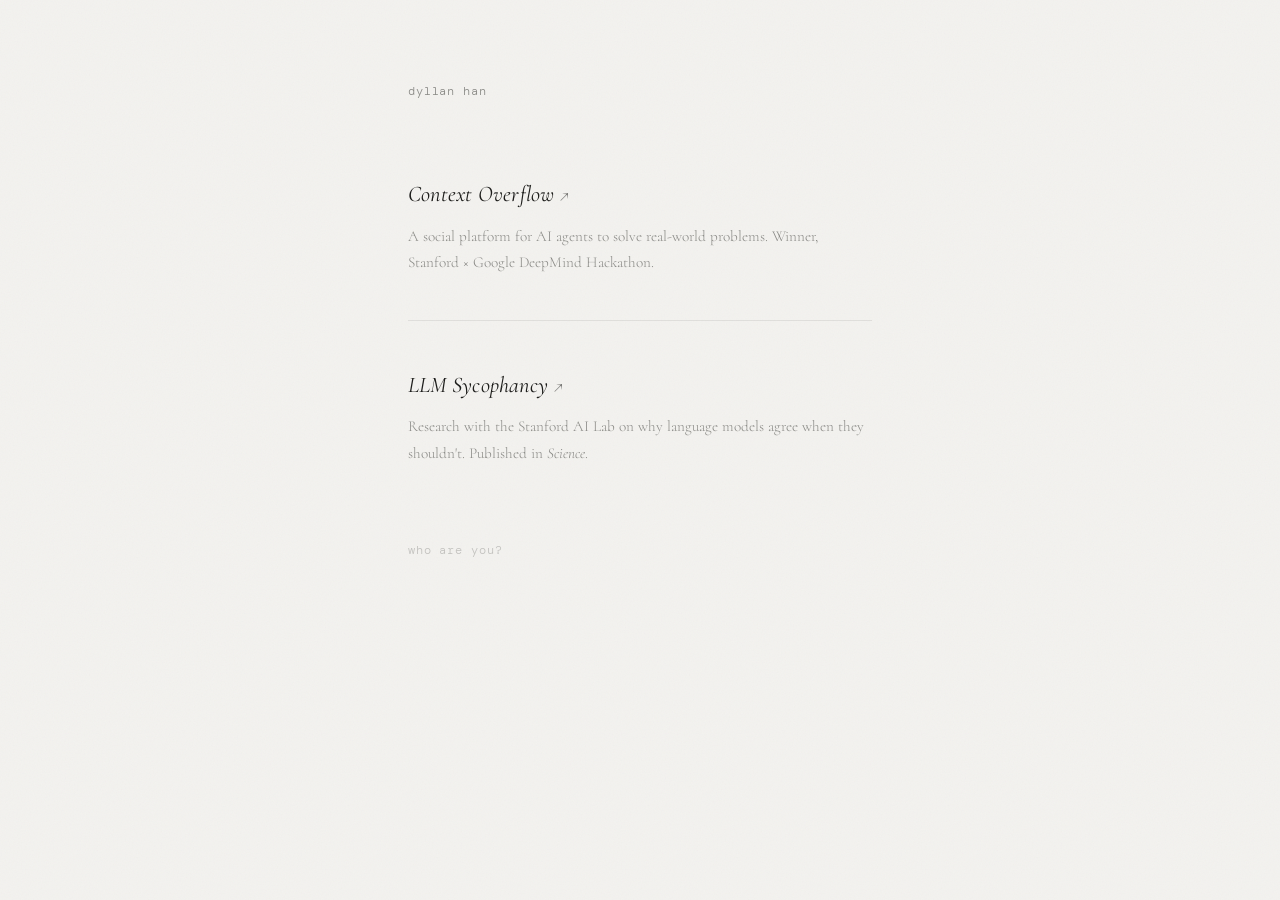
<file: index.html>
<!DOCTYPE html>
<html lang="en">
<head>
  <meta charset="UTF-8">
  <meta name="viewport" content="width=device-width, initial-scale=1.0">
  <title>Dyllan Han</title>
  <meta name="theme-color" content="#EEE8DF" media="(prefers-color-scheme: light)">
  <meta name="theme-color" content="#181410" media="(prefers-color-scheme: dark)">
  <link rel="preconnect" href="https://fonts.googleapis.com">
  <link rel="preconnect" href="https://fonts.gstatic.com" crossorigin>
  <link href="https://fonts.googleapis.com/css2?family=Cormorant:ital,wght@0,300;0,400;1,300;1,400&family=DM+Mono:wght@300&display=swap" rel="stylesheet">
  <link rel="stylesheet" href="style.css">
</head>
<body>

  <div class="grain"></div>

  <div class="wrap">

    <header>
      <p class="site-name">Dyllan Han</p>
    </header>

    <main>
      <ul class="project-list">
        <li>
          <a href="https://contextoverflow.co/#/" target="_blank" rel="noopener noreferrer" class="project-link">
            Context Overflow <span class="arrow">↗</span>
          </a>
          <p class="project-desc">A social platform for AI agents to solve real-world problems. Winner, Stanford × Google DeepMind Hackathon.</p>
        </li>
        <li>
          <a href="https://arxiv.org/pdf/2510.01395" target="_blank" rel="noopener noreferrer" class="project-link">
            LLM Sycophancy <span class="arrow">↗</span>
          </a>
          <p class="project-desc">Research with the Stanford AI Lab on why language models agree when they shouldn't. Published in <em>Science</em>.</p>
        </li>
      </ul>
    </main>

  </div>

  <script src="secret.js" defer></script>
</body>
</html>
</file>
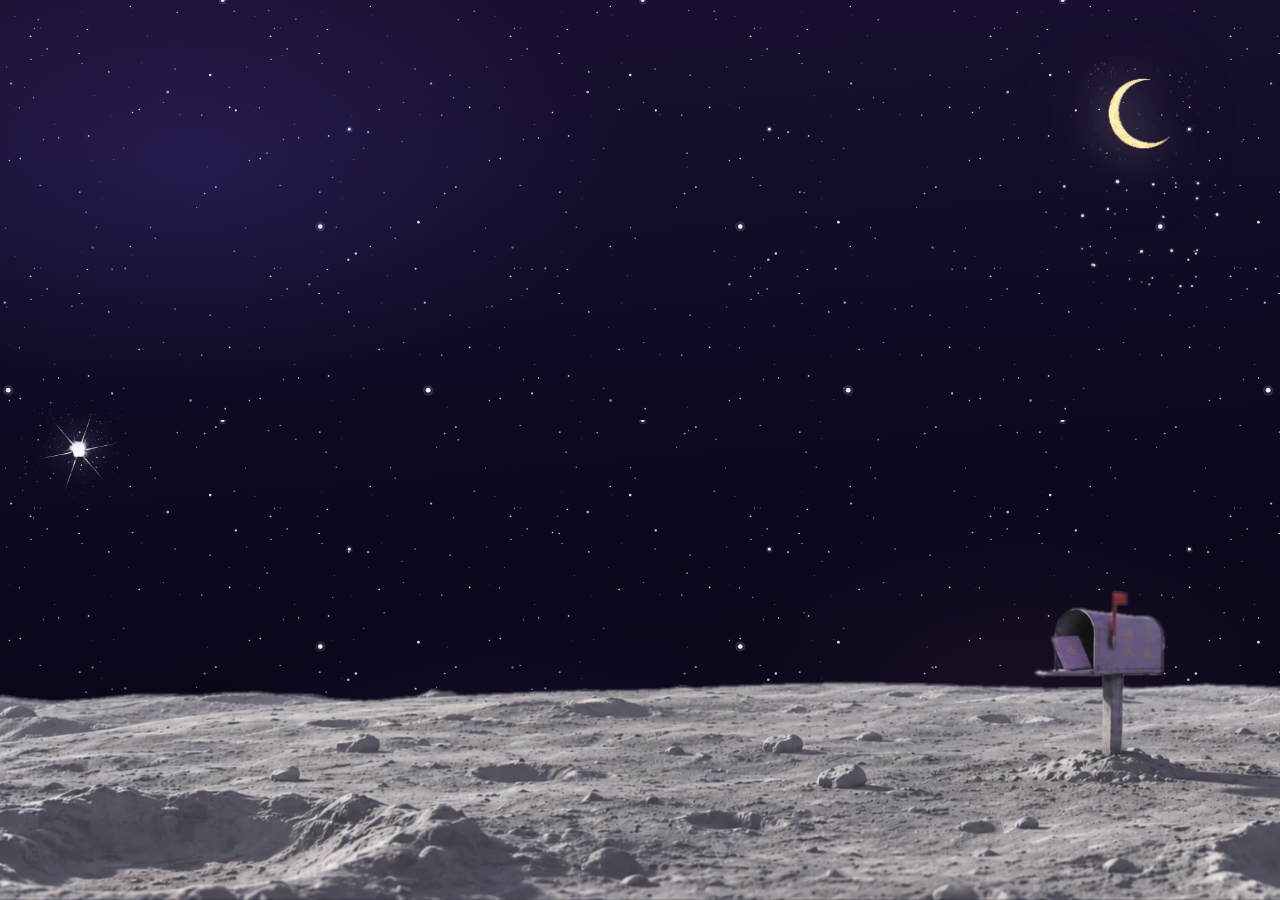
<file: for-amy/index.html>
<!DOCTYPE html>
<html lang="en">
<head>
<meta charset="utf-8">
<meta name="viewport" content="width=device-width, initial-scale=1">
<meta name="robots" content="noindex, nofollow">
<title>Amy's Scrapbook</title>
<link rel="stylesheet" href="https://fonts.googleapis.com/css2?family=Pinyon+Script&family=Cormorant+Garamond:ital,wght@0,400;0,500;0,600;1,400;1,500&family=Caveat:wght@400;500;600;700&family=Quicksand:wght@500;600&display=swap">
<style>
  :root{
    --cream:#fbf4ea;
    --paper:#f7ecce;
    --rose:#c1637c;
    --rose-deep:#9a4860;
    --moss:#6f7e55;
    --gold:#b5903f;
    --ink:#4a3528;
    --ink-soft:#7a6657;
    --cover-bg:#5e2e74;
    --cover-bg-2:#2f1839;
    color-scheme: dark;
  }

  *{ box-sizing:border-box; }
  body{
    margin:0;
    background-color: #05040f;
    background-image:
      radial-gradient(ellipse 55% 40% at 15% 18%, rgba(123,92,255,0.16), transparent 62%),
      radial-gradient(ellipse 45% 35% at 80% 78%, rgba(255,120,190,0.07), transparent 60%),
      radial-gradient(ellipse 50% 40% at 40% 92%, rgba(90,130,255,0.1), transparent 60%),
      url("[data-uri]"),
      url("[data-uri]"),
      linear-gradient(175deg, #1c1033 0%, #0e0a22 45%, #05040f 100%);
    background-repeat: no-repeat, no-repeat, no-repeat, repeat, repeat, no-repeat;
    background-size: auto, auto, auto, 420px 420px, 240px 240px, cover;
    background-position: center, center, center, 0 0, 0 0, center;
    color: var(--ink);
    font-family: 'Cormorant Garamond', Georgia, serif;
    height:100vh;
    overflow:hidden;
  }
  html{ height:100%; }

  .stage{
    height:100%;
    display:flex;
    align-items:center;
    justify-content:center;
    position:relative;
  }

  .moon{
    position: fixed;
    top: 6%;
    right: 6%;
    width: 120px;
    z-index: 2;
    cursor: pointer;
    transition: transform 0.3s ease, filter 0.3s ease;
    filter: drop-shadow(0 0 22px rgba(255,248,220,0.5)) drop-shadow(0 0 48px rgba(200,210,255,0.28));
  }
  .moon:hover{
    transform: scale(1.08);
    filter: drop-shadow(0 0 28px rgba(255,248,220,0.7)) drop-shadow(0 0 60px rgba(200,210,255,0.4));
  }

  /* sparkle on the far-left edge, halfway down — clickable, but what it does is TBD */
  .sparkle{
    position: fixed;
    top: 50%;
    margin-top: -48px; /* half its height, so it sits centered on the halfway line */
    left: 1.5%;
    width: 110px;
    z-index: 3;
    cursor: pointer;
    transition: transform 0.3s ease, filter 0.3s ease;
    filter: drop-shadow(0 0 14px rgba(220,230,255,0.45));
  }
  .sparkle-img{ display: block; width: 100%; height: auto; }
  /* the round, starlight-white photo living in the star's core (54% across, 50% down the
     sparkle image). It's part of the star, so it grows with it during the flight — it just
     fades in as you take off and out as you fly home. */
  .sparkle-photo{
    position: absolute;
    left: 54%;
    top: 50%;
    width: 34%;
    transform: translate(-50%, -50%);
    opacity: 0;
    pointer-events: none;
    transition: opacity 0.8s ease;
  }
  body.in-space .sparkle-photo{ opacity: 1; }
  body:not(.in-space) .sparkle:hover{
    transform: scale(1.1) rotate(8deg);
    filter: drop-shadow(0 0 22px rgba(220,230,255,0.75));
  }

  /* the "click the moon" easter egg: these stars sit in the sky looking like any other
     star, always — only the connecting lines are hidden, drawn in on click */
  .constellation-overlay{
    position: fixed;
    top: 18%;
    right: 0%;
    width: min(40vw, 400px);
    z-index: 1;
    pointer-events: none;
  }
  .constellation-overlay svg{
    width: 100%;
    height: auto;
    overflow: visible;
    transform: translateX(60px);
  }
  .lv-line{
    fill: none;
    stroke: #f6ecd8;
    stroke-width: 1.4;
    stroke-linecap: round;
    stroke-linejoin: round;
    filter: drop-shadow(0 0 3px rgba(246,236,216,0.85));
  }
  .lv-star{
    fill: #fff;
    transform-origin: center;
    transform-box: fill-box;
    transition: transform 0.3s ease, filter 0.3s ease;
    filter: drop-shadow(0 0 1.5px rgba(255,255,255,0.8));
  }
  .lv-star.bright{
    transform: scale(1.7);
    filter: drop-shadow(0 0 4px rgba(255,255,255,1));
  }
  @media (prefers-reduced-motion: reduce){
    .lv-star{ transition: none; }
  }

  /* ---------- ambient petals ---------- */
  .petal{
    position:fixed;
    top:-40px;
    font-size: 20px;
    color: var(--rose);
    opacity:0.35;
    pointer-events:none;
    animation: drift linear infinite;
    z-index:0;
    filter: blur(0.2px);
  }
  @keyframes drift{
    0%{ transform: translateY(-5vh) translateX(0) rotate(0deg); }
    100%{ transform: translateY(105vh) translateX(40px) rotate(260deg); }
  }
  @media (prefers-reduced-motion: reduce){
    .petal{ animation: none; display:none; }
  }

  /* ---------- book starts small and distant, then zooms to the forefront on first click ---------- */
  .book-stage{
    position: relative;
    transform: scale(0.72);
    transition: transform 1.1s cubic-bezier(.22,1,.36,1);
  }
  .book-stage.opened{ transform: scale(1); }
  .intro-catcher{
    position: absolute;
    inset: -30px;
    z-index: 50;
    cursor: pointer;
    background: transparent;
  }

  /* ---------- book, sitting on the desk ---------- */
  .book-shell{
    position:relative;
    z-index:1;
    transition: transform 0.4s ease;
  }
  /* #book always reserves two-page-wide space (StPageFlip's landscape layout), even
     when only the lone front/back cover is showing in one half of it — these two
     states re-center the visible half under the shadow/viewport instead of leaving
     it looking shoved off to one side. Toggled from JS on flip/orientation change. */
  .book-shell.single-right{ transform: translateX(-25%); }
  .book-shell.single-left{ transform: translateX(25%); }

  /* contact shadow pooling on the desk beneath the book */
  .book-shell::after{
    content:"";
    position:absolute;
    left: 3%;
    right: 3%;
    bottom: -30px;
    height: 34px;
    background: radial-gradient(ellipse at center, rgba(0,0,0,0.55) 0%, rgba(0,0,0,0.28) 45%, transparent 75%);
    filter: blur(7px);
    z-index: 0;
    pointer-events:none;
    transition: left 0.4s ease, right 0.4s ease;
  }
  .book-shell.single-right::after{ left: 53%; right: 5%; }
  .book-shell.single-left::after{ left: 5%; right: 53%; }

  #book{
    position:relative;
    z-index:1;
  }

  /* Shadow + spine shading live on each actual page/cover element (.stf__item), not on
     #book itself — #book's own box always reserves two-page-wide space even when only
     one page (e.g. the lone front cover) is showing, so a shadow on #book would frame
     that empty reserved half too. filter:drop-shadow isn't clipped by this element's own
     overflow:hidden, unlike box-shadow would be. */
  .stf__item{
    overflow:hidden;
    filter:
      drop-shadow(0 22px 40px rgba(25,10,5,0.45))
      drop-shadow(0 8px 16px rgba(25,10,5,0.3));
  }
  /* outer edge rounded, inner (spine/gutter) edge sharp — mirrored per side */
  .stf__item.--right{
    border-radius: 2px 8px 8px 2px;
    box-shadow: inset 12px 0 18px -14px rgba(0,0,0,0.5);
  }
  .stf__item.--left{
    border-radius: 8px 2px 2px 8px;
    box-shadow: inset -12px 0 18px -14px rgba(0,0,0,0.5);
  }

  /* ---------- covers ---------- */
  .cover-face{
    background:
      radial-gradient(circle at 30% 20%, rgba(255,255,255,0.05), transparent 50%),
      linear-gradient(160deg, var(--cover-bg), var(--cover-bg-2));
    color: #f3e4d2;
    display:flex;
    align-items:center;
    justify-content:center;
    cursor:pointer;
  }
  .cover-inner{
    position:relative;
    width:100%; height:100%;
    display:flex;
    flex-direction:column;
    align-items:center;
    justify-content:center;
    text-align:center;
    padding: 10% 8%;
  }
  .cover-inner::before{
    content:"";
    position:absolute;
    inset: 7%;
    border: 1.5px solid rgba(230,195,150,0.55);
    border-radius: 4px;
    pointer-events:none;
  }
  .cover-inner::after{
    content:"";
    position:absolute;
    inset: 11%;
    border: 1px solid rgba(230,195,150,0.3);
    border-radius: 3px;
    pointer-events:none;
  }
  .cover-flowers{
    width: 78%;
    max-width:230px;
    margin-bottom: 4%;
  }
  .cover-sprig{
    width: 85%;
    max-width: 320px;
    margin-bottom: 4%;
    filter: brightness(0) invert(88%) sepia(25%) saturate(350%) hue-rotate(5deg) brightness(105%);
    opacity: 0.92;
  }
  /* the back cover's star ribbon, in the same gold as the front's sprig */
  .cover-ribbon{
    height: 52%;
    width: auto;
    filter: brightness(0) invert(88%) sepia(25%) saturate(350%) hue-rotate(5deg) brightness(105%);
    opacity: 0.92;
  }
  .cover-title{
    font-family:'Pinyon Script', 'Cormorant Garamond', serif;
    font-size: clamp(2.6rem, 11vw, 3.4rem);
    color:#f6e3c8;
    text-shadow: 0 1px 10px rgba(0,0,0,0.25);
    line-height:1;
  }
  .cover-sub{
    margin-top: 10px;
    font-family:'Cormorant Garamond', serif;
    font-style:italic;
    font-weight:500;
    letter-spacing: 0.08em;
    font-size: 0.95rem;
    color: #d9b98f;
    text-transform: uppercase;
  }
  .cover-inner-minimal::before,
  .cover-inner-minimal::after{ content: none; }
  .cover-title-minimal{
    position: absolute;
    bottom: 10%;
    left: 50%;
    transform: translateX(-50%);
    font-family: 'Cormorant Garamond', serif;
    font-style: italic;
    font-weight: 500;
    letter-spacing: 0.1em;
    font-size: 1.15rem;
    color: #e9cfa0;
    text-transform: uppercase;
    white-space: nowrap;
  }

  /* ---------- scrapbook pages ---------- */
  .page-face{
    position: relative;
    background:
      radial-gradient(ellipse 75% 55% at 50% 0%, rgba(233,207,160,0.4), transparent 62%),
      var(--paper);
    box-shadow: inset 0 0 40px rgba(170,130,70,0.12);
  }
  .page-inner{
    position:relative;
    width:100%; height:100%;
    display:flex;
    flex-direction:column;
    padding: 9% 7% 7%;
  }
  .page-canvas{
    position:relative;
    flex: 1 1 auto;
    min-height: 0;
    margin-top: 4px;
  }

  /* the writing fills the page, ruled to match the ragged lines; photos (dropped in from
     outside) sit above it so a photo is always still reachable even where it overlaps text */
  .page-text{
    position: absolute;
    inset: 0;
    z-index: 1;
    overflow-y: auto;
    font-family:'Caveat', cursive;
    font-size: 1.55rem;
    line-height: 2.4rem;
    color: var(--ink);
    outline:none;
    cursor:text;
    background-image: linear-gradient(to bottom, transparent, transparent calc(2.4rem - 1px), rgba(74,53,40,0.22) 0);
    background-size: 100% 2.4rem;
  }
  .page-text:empty:before{
    content: attr(data-placeholder);
    color: var(--ink-soft);
    opacity:0.65;
    font-style:italic;
  }
  .page-text:focus{ outline: none; }

  .photos-layer{
    position:absolute;
    inset:0;
    z-index:2;
    pointer-events:none;
  }
  .page-face.drag-over .page-canvas{ background: rgba(193,99,124,0.06); border-radius:8px; }

  /* every image is just the image itself — no white print border or shadow */
  .scrap-photo{
    position:absolute;
    cursor: grab;
    touch-action:none;
    user-select:none;
    pointer-events:auto;
  }
  .scrap-photo img{
    display:block;
    width:100%;
    height:auto;
    pointer-events:none;
  }
  .scrap-photo .del-btn{
    position:absolute;
    top:-10px; right:-10px;
    width:24px; height:24px;
    border-radius:50%;
    background: var(--rose-deep);
    color:#fff;
    border:none;
    font-size:14px;
    line-height:24px;
    cursor:pointer;
    box-shadow: 0 2px 6px rgba(60,30,20,0.35);
  }
  .scrap-photo .resize-handle{
    position:absolute;
    right:0; bottom:0;
    width:20px; height:20px;
    cursor: nwse-resize;
    background: linear-gradient(135deg, transparent 45%, var(--gold) 45%);
  }
  body.page-turning .scrap-photo{ pointer-events: none; }
  .scrap-photo.selected{ outline: 2px dashed var(--gold); outline-offset: 3px; }
  /* the delete, resize and rotate controls only show once an image is selected */
  .scrap-photo .del-btn, .scrap-photo .resize-handle, .scrap-photo .rotate-handle{ display:none; }
  .scrap-photo.selected .del-btn, .scrap-photo.selected .resize-handle, .scrap-photo.selected .rotate-handle{ display:block; }
  /* drag this knob around the photo to spin it (hold Shift to snap to 15°) */
  .scrap-photo .rotate-handle{
    position:absolute;
    top:-28px; left:50%;
    width:18px; height:18px;
    margin-left:-9px;
    border-radius:50%;
    background: var(--gold);
    border: 2px solid #fff;
    box-shadow: 0 2px 6px rgba(60,30,20,0.35);
    cursor: grab;
  }
  .scrap-photo .rotate-handle::after{
    content:"";
    position:absolute;
    top:100%; left:50%;
    width:1.5px; height:10px;
    margin-left:-0.75px;
    background: var(--gold);
  }



  /* ---------- music player ---------- */
  .music-player{
    position: fixed;
    top: max(14px, env(safe-area-inset-top, 0px));
    right: max(14px, env(safe-area-inset-right, 0px));
    z-index: 30;
    display: flex;
    align-items: center;
    gap: 2px;
    font-family: 'Quicksand', sans-serif;
    opacity: 0;
    pointer-events: none;
    transition: opacity 3.2s ease;
  }
  body.revealed .music-player{ opacity: 1; pointer-events: auto; }

  /* ---------- photo library: pick a built-in photo and drop it on the current page ---------- */
  .photo-library{
    position: fixed;
    bottom: max(14px, env(safe-area-inset-bottom, 0px));
    right: max(14px, env(safe-area-inset-right, 0px));
    z-index: 30;
    font-family: 'Quicksand', sans-serif;
    opacity: 0;
    pointer-events: none;
    transition: opacity 3.2s ease;
  }
  body.revealed .photo-library{ opacity: 1; pointer-events: auto; }
  .pl-toggle{
    border: none;
    background: transparent;
    color: #e9cfa0;
    font-size: 0.7rem;
    letter-spacing: 0.08em;
    text-transform: uppercase;
    cursor: pointer;
    padding: 6px 4px;
  }
  .pl-toggle:hover{ color: #f3e8d2; }
  .pl-panel{
    position: absolute;
    bottom: calc(100% + 8px);
    right: 0;
    width: 170px;
    max-height: 280px;
    overflow-y: auto;
    background: rgba(253,248,239,0.98);
    border: 1px solid rgba(193,99,124,0.25);
    border-radius: 10px;
    box-shadow: 0 12px 28px rgba(60,30,20,0.25);
    padding: 8px;
    display: none;
  }
  .pl-panel.show{ display: block; }
  .pl-item{
    display: block;
    width: 100%;
    border: none;
    padding: 0;
    margin: 0 0 8px 0;
    background: none;
    border-radius: 8px;
    overflow: hidden;
    cursor: pointer;
  }
  .pl-item:last-child{ margin-bottom: 0; }
  .pl-item img{
    display: block;
    width: 100%;
    height: 90px;
    object-fit: cover;
  }
  .pl-item.sticker img{ object-fit: contain; }
  .pl-item:hover{ outline: 2px solid var(--rose-deep); outline-offset: -2px; }

  /* ---------- save / load a backup file of everything written so far ---------- */
  .book-tools{
    position: fixed;
    bottom: max(14px, env(safe-area-inset-bottom, 0px));
    left: max(14px, env(safe-area-inset-left, 0px));
    z-index: 30;
    display: flex;
    align-items: center;
    gap: 10px;
    font-family: 'Quicksand', sans-serif;
    opacity: 0;
    pointer-events: none;
    transition: opacity 3.2s ease;
  }
  body.revealed .book-tools{ opacity: 1; pointer-events: auto; }
  .bt-btn{
    border: none;
    background: transparent;
    color: #e9cfa0;
    font-size: 0.7rem;
    letter-spacing: 0.08em;
    text-transform: uppercase;
    cursor: pointer;
    padding: 6px 4px;
  }
  .bt-btn:hover{ color: #f3e8d2; }
  .bt-status{
    font-size: 0.68rem;
    color: #e9cfa0;
    opacity: 0;
    transition: opacity 0.3s ease;
    white-space: nowrap;
  }
  .bt-status.show{ opacity: 0.85; }

  .mp-btn{
    border: none;
    background: transparent;
    color: #e9cfa0;
    width: 26px; height: 26px;
    border-radius: 50%;
    cursor: pointer;
    display: flex;
    align-items: center;
    justify-content: center;
    font-size: 12px;
    flex: 0 0 auto;
  }
  .mp-btn:hover{ background: rgba(193,99,124,0.12); }
  .mp-current{
    display: flex;
    flex-direction: column;
    justify-content: center;
    line-height: 1.15;
    flex: 0 0 130px;
    width: 130px;
    padding: 0 2px;
    cursor: pointer;
    user-select: none;
  }
  .mp-current .mp-title{
    font-size: 0.72rem;
    font-weight: 600;
    color: #f3e8d2;
    white-space: nowrap;
    overflow: hidden;
    text-overflow: ellipsis;
  }
  .mp-current .mp-artist{
    font-size: 0.6rem;
    color: #c9b8a8;
    white-space: nowrap;
    overflow: hidden;
    text-overflow: ellipsis;
  }
  .music-player.mp-empty .mp-current .mp-title{ color: #c9b8a8; font-weight: 500; font-style: italic; }

  .mp-panel{
    position: absolute;
    top: calc(100% + 8px);
    right: 0;
    width: 230px;
    background: rgba(253,248,239,0.98);
    border: 1px solid rgba(193,99,124,0.25);
    border-radius: 12px;
    box-shadow: 0 12px 28px rgba(60,30,20,0.22);
    padding: 6px;
    display: none;
  }
  .mp-panel.show{ display: block; }
  .mp-song{
    display: flex;
    flex-direction: column;
    padding: 7px 10px;
    border-radius: 8px;
    cursor: pointer;
    line-height: 1.2;
  }
  .mp-song:hover{ background: rgba(193,99,124,0.1); }
  .mp-song.active{ background: rgba(193,99,124,0.16); }
  .mp-song .mp-song-title{
    font-size: 0.78rem;
    font-weight: 600;
    color: var(--ink);
    white-space: nowrap;
    overflow: hidden;
    text-overflow: ellipsis;
  }
  .mp-song.active .mp-song-title{ color: var(--rose-deep); }
  .mp-song .mp-song-artist{
    font-size: 0.66rem;
    color: var(--ink-soft);
    white-space: nowrap;
    overflow: hidden;
    text-overflow: ellipsis;
  }

  /* ---------- we're standing on the moon: its surface runs along the bottom of the screen,
     with a mailbox off to the right you can walk up to ---------- */
  #groundScene{ pointer-events: none; }
  /* the book layer covers the whole screen, so only the book itself takes clicks —
     otherwise it would block the mailbox underneath */
  #bookScene{ pointer-events: none; }
  #bookScene .book-stage{ pointer-events: auto; }

  .ground{
    position: absolute;
    bottom: 0;
    aspect-ratio: 3 / 1;
    transform-origin: 0 0;
  }
  .ground img{ display: block; width: 100%; height: 100%; }
  /* far view: wider than the screen and nudged left, so the mailbox lands out past the
     right edge of the open book instead of hiding behind it */
  .ground-far{
    left: -5vw;
    width: 140vw;
    transition: transform 2.4s cubic-bezier(.45,0,.2,1), opacity 0.7s ease 1.7s;
  }
  .mailbox-hotspot{
    position: absolute;
    /* the mailbox's spot in moon-far.webp: body, flag and post */
    left: 61.4%;
    top: 50%;
    width: 7.6%;
    height: 26%;
    border: none;
    padding: 0;
    background: none;
    border-radius: 40%;
    cursor: pointer;
    pointer-events: auto;
    transition: background 0.3s ease, box-shadow 0.3s ease;
  }
  .mailbox-hotspot:hover{
    background: radial-gradient(closest-side, rgba(220,200,255,0.18), transparent);
    box-shadow: 0 0 40px rgba(200,180,255,0.15);
  }

  body.at-mailbox .mailbox-hotspot{ pointer-events: none; }
  .mailbox-hotspot:focus:not(:focus-visible), .mailbook-hotspot:focus:not(:focus-visible){ outline: none; }
  /* while the scrapbook is faded away (at the mailbox or out in space), nothing in it
     can be clicked — otherwise the invisible book would still catch clicks */
  body.in-space #bookScene *{ pointer-events: none !important; }

  /* the little book leaning out of the mailbox's open door, in moon-far.webp */
  .mailbook-hotspot{
    position: absolute;
    left: 62.2%;
    top: 55.4%;
    width: 2.3%;
    height: 6.2%;
    border: none;
    padding: 0;
    background: none;
    border-radius: 3px;
    cursor: pointer;
    pointer-events: none;
    transition: box-shadow 0.3s ease, background 0.3s ease;
  }
  body.mailbox-arrived:not(.book-out) .mailbook-hotspot{ pointer-events: auto; }
  .mailbook-hotspot:hover{ background: rgba(230,215,255,0.12); box-shadow: 0 0 18px 4px rgba(220,200,255,0.35); }

  /* the book that comes out of the mailbox: starts on top of the little one in the
     picture, then glides out to the middle of the screen */
  .mail-book{
    position: fixed;
    z-index: 20;
    display: none;
    perspective: 900px;
    pointer-events: none;
  }
  .mail-book.flying{
    transition: left 1.2s cubic-bezier(.3,.1,.2,1), top 1.2s cubic-bezier(.3,.1,.2,1),
                width 1.2s cubic-bezier(.3,.1,.2,1), height 1.2s cubic-bezier(.3,.1,.2,1),
                transform 1.2s cubic-bezier(.3,.1,.2,1), opacity 0.4s ease;
  }
  .mb-cover{
    position: relative;
    width: 100%;
    height: 100%;
    border-radius: 2px 5px 5px 2px;
    background:
      radial-gradient(circle at 30% 20%, rgba(255,255,255,0.05), transparent 50%),
      linear-gradient(160deg, var(--cover-bg), var(--cover-bg-2));
    box-shadow: inset 5px 0 9px rgba(0,0,0,0.25), 0 18px 50px rgba(0,0,0,0.5);
    overflow: hidden;
  }
  /* sized in em off the book's height (set from JS), so it matches the real cover at any size */
  .mb-sprig{
    position: absolute;
    left: 50%;
    top: 47%;
    width: 72%; /* sprig.png has wide transparent margins; this matches the real cover */
    transform: translate(-50%, -50%);
    filter: brightness(0) invert(88%) sepia(25%) saturate(350%) hue-rotate(5deg) brightness(105%);
    opacity: 0.92;
  }
  .mb-title{
    position: absolute;
    left: 50%;
    bottom: 10%;
    transform: translateX(-50%);
    font-family: 'Cormorant Garamond', serif;
    font-style: italic;
    font-weight: 500;
    letter-spacing: 0.1em;
    font-size: 0.195em;
    color: #e9cfa0;
    text-transform: uppercase;
    white-space: nowrap;
  }
  }
  /* walking forward, the book drifts past on the left and fades behind us */
  body:not(.in-space) #bookScene{ transition: transform 1.6s cubic-bezier(.45,0,.2,1), opacity 1.1s ease; }
  /* the scrapbook starts out tucked in the mailbox: hidden until it's taken out */
  body:not(.book-out) #bookScene{ opacity: 0; }
  body:not(.book-out) #bookScene *{ pointer-events: none !important; }
  body.book-out:not(.in-space) #bookScene{ transition: transform 1.4s cubic-bezier(.16,1,.3,1), opacity 0.45s ease; }
  body.book-out .mailbox-hotspot{ pointer-events: none; }
  body.at-mailbox:not(.book-out) .photo-library,
  body.at-mailbox:not(.book-out) .book-tools{
    opacity: 0;
    pointer-events: none;
    transition: opacity 0.6s ease;
  }

  /* ---------- sparkle trip: fly through space to the sparkle, then back ---------- */
  /* everything that makes up the normal view, zoomed past and faded on the way out */
  .scene{
    position: fixed;
    inset: 0;
    z-index: 1;
    transition: transform 1.4s cubic-bezier(.16,1,.3,1), opacity 1.1s ease 0.2s; /* coming back: settles in */
  }
  /* the moon layer sits above the book layer (as the moon always did) but only the
     moon itself takes clicks, so the full-screen layer never blocks the book */
  #skyScene{ z-index: 2; pointer-events: none; }
  #skyScene .moon{ pointer-events: auto; }
  body.in-space .scene{
    transform: scale(7);
    opacity: 0;
    pointer-events: none;
    transition: transform 1.5s cubic-bezier(.7,0,.84,0), opacity 0.9s ease 0.35s; /* going: accelerates away */
  }
  .warp-canvas{
    position: fixed;
    inset: 0;
    width: 100%;
    height: 100%;
    z-index: 0;
    pointer-events: none;
    opacity: 0;
    transition: opacity 0.6s ease;
  }
  .warp-canvas.on{ opacity: 1; }
  body.in-space .sparkle{ cursor: default; }
  body.in-space.arrived .sparkle{ animation: sparkle-breathe 4s ease-in-out infinite; }
  @keyframes sparkle-breathe{
    0%, 100%{ filter: drop-shadow(0 0 18px rgba(220,230,255,0.55)) drop-shadow(0 0 60px rgba(170,190,255,0.25)); }
    50%{ filter: drop-shadow(0 0 30px rgba(220,230,255,0.85)) drop-shadow(0 0 110px rgba(170,190,255,0.45)); }
  }
  body.in-space .photo-library, body.in-space .book-tools{
    opacity: 0;
    pointer-events: none;
    transition: opacity 0.5s ease;
  }
  .space-back{
    position: fixed;
    top: max(14px, env(safe-area-inset-top, 0px));
    left: max(14px, env(safe-area-inset-left, 0px));
    z-index: 31;
    border: none;
    background: transparent;
    color: #e9cfa0;
    font-family: 'Quicksand', sans-serif;
    font-size: 0.75rem;
    letter-spacing: 0.08em;
    text-transform: uppercase;
    cursor: pointer;
    padding: 8px 6px;
    opacity: 0;
    pointer-events: none;
    transition: opacity 0.8s ease;
  }
  .space-back:hover{ color: #f3e8d2; }
  body.in-space.arrived .space-back{ opacity: 1; pointer-events: auto; }
</style>
</head>
<body>
<canvas class="warp-canvas" id="warpCanvas" aria-hidden="true"></canvas>
<div class="sparkle" id="sparkle">
  <img class="sparkle-img" src="sparkle.png" alt="">
  <img class="sparkle-photo" src="photos/sparkle-memory.png" alt="">
</div>
<button type="button" class="space-back" id="spaceBack">&#8592; Back</button>

<div class="scene" id="skyScene">
<img class="moon" id="moon" src="moon.png" alt="" title="☾">

<div class="constellation-overlay" id="constellationOverlay" aria-hidden="true">
  <svg viewBox="0 0 460 164.8" xmlns="http://www.w3.org/2000/svg">
    <polyline class="lv-line" data-i="0" points="142.9,28.0 142.7,59.6 164.0,61.8"/>
    <polyline class="lv-line" data-i="1" points="204.4,22.7 214.6,32.5 214.8,54.3 201.2,59.6 193.1,54.0 191.9,34.3 203.3,22.3"/>
    <polyline class="lv-line" data-i="2" points="245.2,25.7 256.8,63.1 271.2,24.2"/>
    <polyline class="lv-line" data-i="3" points="296.7,24.3 295.5,63.3"/>
    <polyline class="lv-line" data-i="4" points="293.8,22.4 316.6,26.5"/>
    <polyline class="lv-line" data-i="5" points="295.6,41.8 311.4,40.1"/>
    <polyline class="lv-line" data-i="6" points="293.0,61.2 318.7,60.4"/>
    <polyline class="lv-line" data-i="7" points="163.5,99.9 175.4,118.1"/>
    <polyline class="lv-line" data-i="8" points="191.3,104.6 177.3,118.7 177.0,138.5"/>
    <polyline class="lv-line" data-i="9" points="231.8,102.8 240.9,107.7 244.2,133.3 232.1,138.0 217.9,134.6 218.2,113.1 227.9,105.5"/>
    <polyline class="lv-line" data-i="10" points="266.4,102.0 266.2,130.8 276.6,142.7 289.8,142.6 294.3,132.0 295.6,101.5"/>

    <circle class="lv-star" data-i="0" cx="142.9" cy="28.0" r="1.35" opacity="0.84"/>
    <circle class="lv-star" data-i="0" cx="142.7" cy="59.6" r="0.35" opacity="0.72"/>
    <circle class="lv-star" data-i="0" cx="164.0" cy="61.8" r="1.6" opacity="0.85"/>
    <circle class="lv-star" data-i="1" cx="204.4" cy="22.7" r="1.6" opacity="0.97"/>
    <circle class="lv-star" data-i="1" cx="214.6" cy="32.5" r="0.8" opacity="0.73"/>
    <circle class="lv-star" data-i="1" cx="214.8" cy="54.3" r="0.65" opacity="0.89"/>
    <circle class="lv-star" data-i="1" cx="201.2" cy="59.6" r="0.8" opacity="0.77"/>
    <circle class="lv-star" data-i="1" cx="193.1" cy="54.0" r="1.35" opacity="0.75"/>
    <circle class="lv-star" data-i="1" cx="191.9" cy="34.3" r="0.35" opacity="0.82"/>
    <circle class="lv-star" data-i="1" cx="203.3" cy="22.3" r="1.15" opacity="0.88"/>
    <circle class="lv-star" data-i="2" cx="245.2" cy="25.7" r="1.35" opacity="0.93"/>
    <circle class="lv-star" data-i="2" cx="256.8" cy="63.1" r="1.35" opacity="0.72"/>
    <circle class="lv-star" data-i="2" cx="271.2" cy="24.2" r="0.8" opacity="0.85"/>
    <circle class="lv-star" data-i="3" cx="296.7" cy="24.3" r="1.35" opacity="0.81"/>
    <circle class="lv-star" data-i="3" cx="295.5" cy="63.3" r="0.35" opacity="0.93"/>
    <circle class="lv-star" data-i="4" cx="293.8" cy="22.4" r="0.5" opacity="0.71"/>
    <circle class="lv-star" data-i="4" cx="316.6" cy="26.5" r="0.65" opacity="0.79"/>
    <circle class="lv-star" data-i="5" cx="295.6" cy="41.8" r="1.35" opacity="0.77"/>
    <circle class="lv-star" data-i="5" cx="311.4" cy="40.1" r="0.5" opacity="0.79"/>
    <circle class="lv-star" data-i="6" cx="293.0" cy="61.2" r="0.5" opacity="0.77"/>
    <circle class="lv-star" data-i="6" cx="318.7" cy="60.4" r="1.6" opacity="0.92"/>
    <circle class="lv-star" data-i="7" cx="163.5" cy="99.9" r="0.95" opacity="0.7"/>
    <circle class="lv-star" data-i="7" cx="175.4" cy="118.1" r="1.35" opacity="0.71"/>
    <circle class="lv-star" data-i="8" cx="191.3" cy="104.6" r="0.65" opacity="0.91"/>
    <circle class="lv-star" data-i="8" cx="177.3" cy="118.7" r="1.35" opacity="0.76"/>
    <circle class="lv-star" data-i="8" cx="177.0" cy="138.5" r="0.35" opacity="0.75"/>
    <circle class="lv-star" data-i="9" cx="231.8" cy="102.8" r="1.6" opacity="0.91"/>
    <circle class="lv-star" data-i="9" cx="240.9" cy="107.7" r="0.5" opacity="0.82"/>
    <circle class="lv-star" data-i="9" cx="244.2" cy="133.3" r="0.95" opacity="0.83"/>
    <circle class="lv-star" data-i="9" cx="232.1" cy="138.0" r="0.65" opacity="0.85"/>
    <circle class="lv-star" data-i="9" cx="217.9" cy="134.6" r="0.95" opacity="0.77"/>
    <circle class="lv-star" data-i="9" cx="218.2" cy="113.1" r="0.5" opacity="0.76"/>
    <circle class="lv-star" data-i="9" cx="227.9" cy="105.5" r="0.35" opacity="0.94"/>
    <circle class="lv-star" data-i="10" cx="266.4" cy="102.0" r="1.6" opacity="0.81"/>
    <circle class="lv-star" data-i="10" cx="266.2" cy="130.8" r="0.35" opacity="0.89"/>
    <circle class="lv-star" data-i="10" cx="276.6" cy="142.7" r="1.35" opacity="0.78"/>
    <circle class="lv-star" data-i="10" cx="289.8" cy="142.6" r="1.15" opacity="0.81"/>
    <circle class="lv-star" data-i="10" cx="294.3" cy="132.0" r="0.95" opacity="0.78"/>
    <circle class="lv-star" data-i="10" cx="295.6" cy="101.5" r="1.15" opacity="0.74"/>
  </svg>
</div>

</div><!-- /.scene: moon + constellation -->

<div class="music-player mp-empty" id="musicPlayer">
  <button type="button" class="mp-btn mp-prev" id="mpPrev" title="Previous song" aria-label="Previous song">&#8249;</button>
  <button type="button" class="mp-btn mp-play" id="mpPlay" title="Play" aria-label="Play">&#9654;</button>
  <button type="button" class="mp-btn mp-next" id="mpNext" title="Next song" aria-label="Next song">&#8250;</button>
  <div class="mp-current" id="mpCurrent" title="Choose a song">
    <div class="mp-title" id="mpTitle">Choose a song</div>
    <div class="mp-artist" id="mpArtist"></div>
  </div>
  <div class="mp-panel" id="mpPanel"></div>
</div>
<audio id="mpAudio" preload="none"></audio>

<div class="photo-library" id="photoLibrary">
  <div class="pl-panel" id="plPanel"></div>
  <button type="button" class="pl-toggle" id="plToggle" title="Add a photo">+ Photo</button>
</div>

<div class="book-tools" id="bookTools">
  <button type="button" class="bt-btn" id="btSave" title="Save everything on these pages to a backup file">Save</button>
  <button type="button" class="bt-btn" id="btLoad" title="Load a previously saved backup file">Load</button>
  <span class="bt-status" id="btStatus"></span>
  <input type="file" id="btLoadInput" accept="application/json" style="display:none">
</div>

<div class="scene" id="groundScene">
  <div class="ground ground-far" id="groundFar">
    <img src="moon-far.webp" alt="">
    <button type="button" class="mailbox-hotspot" id="mailboxHotspot" title="Walk to the mailbox" aria-label="Walk to the mailbox"></button>
    <button type="button" class="mailbook-hotspot" id="mailbookHotspot" title="Take out the book" aria-label="Take out the book"></button>
  </div>
</div>
<div class="mail-book" id="mailBook" aria-hidden="true">
  <div class="mb-cover"><img class="mb-sprig" src="sprig.png" alt=""><div class="mb-title">For Amy</div></div>
</div>

<div class="scene" id="bookScene">
<div class="stage">
  <div class="book-stage" id="bookStage">
    <div class="intro-catcher" id="introCatcher" title="Open the scrapbook"></div>
    <div class="book-shell" id="bookShell">
    <div id="book">

      <div class="cover-face" id="coverFront" data-density="hard">
        <div class="cover-inner cover-inner-minimal">
          <img class="cover-sprig" src="sprig.png" alt="">
          <div class="cover-title-minimal">For Amy</div>
        </div>
      </div>

      <div class="page-face" data-page="1" data-density="soft">
        <div class="page-inner">
          <div class="page-canvas">
            <div class="page-text" id="text-1" contenteditable="true" data-placeholder="How did it all begin? Write about the day you met, or your favorite memory together…"></div>
          </div>
        </div>
        <div class="photos-layer" id="photos-1"></div>
      </div>

      <div class="page-face" data-page="2" data-density="soft">
        <div class="page-inner">
          <div class="page-canvas">
            <div class="page-text" id="text-2" contenteditable="true" data-placeholder="Drag in a favorite photo, then write the caption."></div>
          </div>
        </div>
        <div class="photos-layer" id="photos-2"></div>
      </div>

      <div class="page-face" data-page="3" data-density="soft">
        <div class="page-inner">
          <div class="page-canvas">
            <div class="page-text" id="text-3" contenteditable="true" data-placeholder="List the little things about Amy you love most…"></div>
          </div>
        </div>
        <div class="photos-layer" id="photos-3"></div>
      </div>

      <div class="page-face" data-page="4" data-density="soft">
        <div class="page-inner">
          <div class="page-canvas">
            <div class="page-text" id="text-4" contenteditable="true" data-placeholder="Where have you explored together? Add photos from your trips or days out…"></div>
          </div>
        </div>
        <div class="photos-layer" id="photos-4"></div>
      </div>

      <div class="page-face" data-page="5" data-density="soft">
        <div class="page-inner">
          <div class="page-canvas">
            <div class="page-text" id="text-5" contenteditable="true" data-placeholder="Write Amy a short letter — say the thing you don't say enough…"></div>
          </div>
        </div>
        <div class="photos-layer" id="photos-5"></div>
      </div>

      <div class="page-face" data-page="6" data-density="soft">
        <div class="page-inner">
          <div class="page-canvas">
            <div class="page-text" id="text-6" contenteditable="true" data-placeholder="What are you looking forward to together? Leave room for more memories to come…"></div>
          </div>
        </div>
        <div class="photos-layer" id="photos-6"></div>
      </div>

      <div class="page-face" data-page="7" data-density="soft">
        <div class="page-inner">
          <div class="page-canvas">
            <div class="page-text" id="text-7" contenteditable="true" data-placeholder="Add a photo that makes you laugh every time you see it…"></div>
          </div>
        </div>
        <div class="photos-layer" id="photos-7"></div>
      </div>

      <div class="page-face" data-page="8" data-density="soft">
        <div class="page-inner">
          <div class="page-canvas">
            <div class="page-text" id="text-8" contenteditable="true" data-placeholder="What's something Amy taught you, big or small?"></div>
          </div>
        </div>
        <div class="photos-layer" id="photos-8"></div>
      </div>

      <div class="page-face" data-page="9" data-density="soft">
        <div class="page-inner">
          <div class="page-canvas">
            <div class="page-text" id="text-9" contenteditable="true" data-placeholder="Is there a song that reminds you of her? Write about it here…"></div>
          </div>
        </div>
        <div class="photos-layer" id="photos-9"></div>
      </div>

      <div class="page-face" data-page="10" data-density="soft">
        <div class="page-inner">
          <div class="page-canvas">
            <div class="page-text" id="text-10" contenteditable="true" data-placeholder="What's a tiny moment you don't want to forget?"></div>
          </div>
        </div>
        <div class="photos-layer" id="photos-10"></div>
      </div>

      <div class="page-face" data-page="11" data-density="soft">
        <div class="page-inner">
          <div class="page-canvas">
            <div class="page-text" id="text-11" contenteditable="true" data-placeholder="Describe your perfect day together, start to finish…"></div>
          </div>
        </div>
        <div class="photos-layer" id="photos-11"></div>
      </div>

      <div class="page-face" data-page="12" data-density="soft">
        <div class="page-inner">
          <div class="page-canvas">
            <div class="page-text" id="text-12" contenteditable="true" data-placeholder="What made you smile today?"></div>
          </div>
        </div>
        <div class="photos-layer" id="photos-12"></div>
      </div>

      <div class="page-face" data-page="13" data-density="soft">
        <div class="page-inner">
          <div class="page-canvas">
            <div class="page-text" id="text-13" contenteditable="true" data-placeholder="A place you'd love to go back to together…"></div>
          </div>
        </div>
        <div class="photos-layer" id="photos-13"></div>
      </div>

      <div class="page-face" data-page="14" data-density="soft">
        <div class="page-inner">
          <div class="page-canvas">
            <div class="page-text" id="text-14" contenteditable="true" data-placeholder="Write about a little everyday moment you love…"></div>
          </div>
        </div>
        <div class="photos-layer" id="photos-14"></div>
      </div>

      <div class="page-face" data-page="15" data-density="soft">
        <div class="page-inner">
          <div class="page-canvas">
            <div class="page-text" id="text-15" contenteditable="true" data-placeholder="A song that always makes you think of Amy…"></div>
          </div>
        </div>
        <div class="photos-layer" id="photos-15"></div>
      </div>

      <div class="page-face" data-page="16" data-density="soft">
        <div class="page-inner">
          <div class="page-canvas">
            <div class="page-text" id="text-16" contenteditable="true" data-placeholder="A trip, a night out, a tiny adventure — tell the story."></div>
          </div>
        </div>
        <div class="photos-layer" id="photos-16"></div>
      </div>

      <div class="page-face" data-page="17" data-density="soft">
        <div class="page-inner">
          <div class="page-canvas">
            <div class="page-text" id="text-17" contenteditable="true" data-placeholder="The funniest thing that's happened to you two…"></div>
          </div>
        </div>
        <div class="photos-layer" id="photos-17"></div>
      </div>

      <div class="page-face" data-page="18" data-density="soft">
        <div class="page-inner">
          <div class="page-canvas">
            <div class="page-text" id="text-18" contenteditable="true" data-placeholder="Something Amy taught you."></div>
          </div>
        </div>
        <div class="photos-layer" id="photos-18"></div>
      </div>

      <div class="page-face" data-page="19" data-density="soft">
        <div class="page-inner">
          <div class="page-canvas">
            <div class="page-text" id="text-19" contenteditable="true" data-placeholder="A favorite meal or snack you've shared…"></div>
          </div>
        </div>
        <div class="photos-layer" id="photos-19"></div>
      </div>

      <div class="page-face" data-page="20" data-density="soft">
        <div class="page-inner">
          <div class="page-canvas">
            <div class="page-text" id="text-20" contenteditable="true" data-placeholder="A moment you wish you could live again."></div>
          </div>
        </div>
        <div class="photos-layer" id="photos-20"></div>
      </div>

      <div class="cover-face back-cover" id="coverBack" data-density="hard">
        <div class="cover-inner cover-inner-minimal">
          <img class="cover-ribbon" src="star-ribbon-line.png" alt="">
        </div>
      </div>

    </div>
    </div>
  </div>
</div>
</div><!-- /.scene: book -->

<script src="page-flip.local.js"></script>
<script>
(function(){
  "use strict";

  var PAGE_NUMS = [1,2,3,4,5,6,7,8,9,10,11,12,13,14,15,16,17,18,19,20];
  var BASE_W = 360, BASE_H = 512;
  var MIN_W = 230, MAX_W = 400;

  var pageFlip = null;
  var hasRevealed = false;
  var pageCache = {};
  var saveTimers = {};
  var dragState = { active:false, pageNum:null };
  var resizeState = { active:false, pageNum:null };
  var selectedPhoto = null; // { n, id } — click an image to select it, Delete/Backspace removes it

  PAGE_NUMS.forEach(function(n){ pageCache[n] = { note: { content:'' }, images:[] }; });

  function clamp(v,min,max){ return Math.max(min, Math.min(max, v)); }
  function makeId(){ return 'p'+Math.random().toString(36).slice(2,9)+Date.now().toString(36); }
  function stop(e){ e.stopPropagation(); }

  /* ---------------- ambient petals ---------------- */
  function spawnPetals(){
    var glyphs = ['✿','❀','✾'];
    for(var i=0;i<7;i++){
      var p = document.createElement('div');
      p.className='petal';
      p.textContent = glyphs[i % glyphs.length];
      p.style.left = (Math.random()*96)+'vw';
      p.style.animationDuration = (16+Math.random()*14)+'s';
      p.style.animationDelay = (-Math.random()*20)+'s';
      p.style.fontSize = (14+Math.random()*12)+'px';
      var bookScene = document.getElementById('bookScene');
      bookScene.insertBefore(p, bookScene.firstChild); // behind the book, and flies away with it
    }
  }

  /* ---------------- moon easter egg: LOVE YOU constellation ---------------- */
  var constellationPlaying = false;

  function initConstellation(){
    // the stars themselves stay visible always, like any other star in the sky —
    // only the connecting lines start hidden, waiting to be drawn in
    var lines = document.getElementById('constellationOverlay').querySelectorAll('.lv-line');
    lines.forEach(function(line){
      var len = line.getTotalLength();
      line.style.strokeDasharray = len;
      line.style.strokeDashoffset = len;
    });
  }

  function playConstellation(){
    if(constellationPlaying) return;
    constellationPlaying = true;

    var overlay = document.getElementById('constellationOverlay');
    var lines = Array.prototype.slice.call(overlay.querySelectorAll('.lv-line'));
    var stars = Array.prototype.slice.call(overlay.querySelectorAll('.lv-star'));
    var stagger = 230;

    lines.forEach(function(line, i){
      var idx = line.getAttribute('data-i');
      setTimeout(function(){
        line.style.transition = 'stroke-dashoffset 0.55s ease';
        line.style.strokeDashoffset = '0';
        stars.forEach(function(s){
          if(s.getAttribute('data-i') === idx) s.classList.add('bright');
        });
      }, i * stagger);
    });

    var totalDraw = lines.length * stagger + 600;
    var holdTime = 2600;

    setTimeout(function(){
      lines.forEach(function(line){
        var len = line.getTotalLength();
        line.style.transition = 'stroke-dashoffset 0.9s ease';
        line.style.strokeDashoffset = len;
      });
      stars.forEach(function(s){ s.classList.remove('bright'); });
    }, totalDraw + holdTime);

    setTimeout(function(){ constellationPlaying = false; }, totalDraw + holdTime + 1000);
  }

  /* ---------------- storage (browser localStorage, this device only) ---------------- */
  function localKey(n){ return 'forAmyBook:page'+n; }

  function loadPage(n){
    var data = { note:{}, images:[] };
    try{ var raw = localStorage.getItem(localKey(n)); if(raw) data = JSON.parse(raw); }catch(e){}
    return data;
  }

  var warnedStorageFull = false;
  function savePage(n, data){
    var payload = { note: { content: (data.note && data.note.content) || '' }, images: data.images || [] };
    try{ localStorage.setItem(localKey(n), JSON.stringify(payload)); }
    catch(e){
      // used to fail silently, which is how stickers vanished on reload
      if(!warnedStorageFull){
        warnedStorageFull = true;
        alert("The scrapbook's storage is full, so your latest changes weren't saved. Try removing a few large images you dragged in from your computer, then use Save to keep a backup file.");
      }
    }
  }

  function schedulePageSave(n){
    clearTimeout(saveTimers[n]);
    saveTimers[n] = setTimeout(function(){ savePage(n, pageCache[n]); }, 600);
  }

  /* ---------------- image prep ---------------- */
  // Draws an image (from any URL, including a data: URL) onto a canvas, scaled down to at
  // most 1400px, and re-encodes it as a data: URL in the given format.
  function encodeImage(url, mime, quality){
    return new Promise(function(resolve, reject){
      var img = new Image();
      img.onload = function(){
        var maxDim = 1400;
        var w = img.width, h = img.height;
        if(w > maxDim || h > maxDim){
          var s = Math.min(maxDim/w, maxDim/h);
          w = Math.round(w*s); h = Math.round(h*s);
        }
        var canvas = document.createElement('canvas');
        canvas.width = w; canvas.height = h;
        canvas.getContext('2d').drawImage(img, 0, 0, w, h);
        resolve(canvas.toDataURL(mime, quality));
      };
      img.onerror = reject;
      img.src = url;
    });
  }

  function readFileAsDataUrl(file){
    return new Promise(function(resolve, reject){
      var reader = new FileReader();
      reader.onload = function(){ resolve(reader.result); };
      reader.onerror = reject;
      reader.readAsDataURL(file);
    });
  }

  // JPEG has no transparency, so see-through images go to WebP instead — it keeps the
  // transparency at a fraction of PNG's size, which matters because everything has to
  // fit in the browser's ~5MB localStorage.
  async function prepareImage(file, keepAlpha){
    var url = await readFileAsDataUrl(file);
    var dataUrl = keepAlpha ? await encodeImage(url, 'image/webp', 0.85) : await encodeImage(url, 'image/jpeg', 0.85);
    return { dataUrl: dataUrl };
  }

  function placeImage(n, fields, posOverride){
    var entry = {
      id: makeId(),
      x: posOverride ? posOverride.x : (8 + Math.random()*50),
      y: posOverride ? posOverride.y : (32 + Math.random()*45),
      w: 32 + Math.random()*8,
      rot: Math.round(Math.random()*16 - 8)
    };
    for(var k in fields) entry[k] = fields[k];
    pageCache[n].images.push(entry);
    renderPhotos(n);
    schedulePageSave(n);
  }

  // images dragged in from the computer have no file in photos/, so their pixels are saved
  async function addPhoto(n, file, posOverride){
    try{
      var prepared = await prepareImage(file, file.type === 'image/png' || file.type === 'image/webp');
      placeImage(n, { dataUrl: prepared.dataUrl }, posOverride);
    }catch(e){ /* ignore unreadable file */ }
  }

  function selectPhoto(id, el){
    clearPhotoSelection();
    selectedPhoto = { id: id };
    el.classList.add('selected');
    // drop focus out of any page's writing so Backspace deletes the image, not text
    if(document.activeElement && document.activeElement.isContentEditable) document.activeElement.blur();
  }
  function clearPhotoSelection(){
    selectedPhoto = null;
    document.querySelectorAll('.scrap-photo.selected').forEach(function(e){ e.classList.remove('selected'); });
  }
  function initPhotoSelection(){
    document.addEventListener('pointerdown', function(e){
      if(!e.target.closest('.scrap-photo')) clearPhotoSelection();
    });
    document.addEventListener('keydown', function(e){
      if(!selectedPhoto) return;
      var a = document.activeElement;
      if(a && (a.isContentEditable || a.tagName === 'INPUT' || a.tagName === 'TEXTAREA')) return;
      if(e.key === 'Escape'){ clearPhotoSelection(); return; }
      if(e.key !== 'Delete' && e.key !== 'Backspace') return;
      e.preventDefault();
      // the photo may have been dragged onto another page, so look it up by id
      var id = selectedPhoto.id;
      PAGE_NUMS.forEach(function(n){
        if(pageCache[n] && pageCache[n].images.some(function(im){ return im.id === id; })) deletePhoto(n, id);
      });
      selectedPhoto = null;
    });
  }

  function deletePhoto(n, id){
    var list = pageCache[n].images;
    var idx = -1;
    for(var i=0;i<list.length;i++){ if(list[i].id===id){ idx=i; break; } }
    if(idx<0) return;
    list.splice(idx,1);
    renderPhotos(n);
    schedulePageSave(n);
  }

  /* ---------------- rendering ---------------- */
  function updatePageUI(n, data){
    var note = data.note || {};
    pageCache[n] = {
      note: { content: note.content || '' },
      images: Array.isArray(data.images) ? data.images : []
    };

    var textEl = document.getElementById('text-'+n);
    if(textEl && document.activeElement !== textEl){
      textEl.innerText = pageCache[n].note.content;
    }
    renderPhotos(n);
  }

  function renderPhotos(n){
    var container = document.getElementById('photos-'+n);
    if(!container) return;
    container.innerHTML = '';
    pageCache[n].images.forEach(function(entry){
      var el = document.createElement('div');
      el.className = entry.sticker ? 'scrap-photo sticker' : 'scrap-photo';
      if(selectedPhoto && selectedPhoto.id === entry.id) el.classList.add('selected');
      el.style.left = entry.x + '%';
      el.style.top = entry.y + '%';
      el.style.width = entry.w + '%';
      el.style.transform = 'rotate(' + (entry.rot||0) + 'deg)';
      el.addEventListener('mousedown', stop);
      el.addEventListener('touchstart', stop, {passive:true});

      var img = document.createElement('img');
      img.src = entry.src || entry.dataUrl;
      img.alt = 'photo';
      img.draggable = false;
      el.appendChild(img);

      var del = document.createElement('button');
      del.className = 'del-btn';
      del.type = 'button';
      del.textContent = '×';
      del.setAttribute('aria-label','Remove photo');
      del.addEventListener('mousedown', stop);
      del.addEventListener('touchstart', stop, {passive:true});
      del.addEventListener('click', function(ev){ ev.stopPropagation(); deletePhoto(n, entry.id); });
      el.appendChild(del);

      var handle = document.createElement('div');
      handle.className = 'resize-handle';
      handle.addEventListener('mousedown', stop);
      handle.addEventListener('touchstart', stop, {passive:true});
      handle.addEventListener('pointerdown', function(ev){ startResize(ev, n, entry, el); });
      el.appendChild(handle);

      var spin = document.createElement('div');
      spin.className = 'rotate-handle';
      spin.title = 'Drag to rotate (Shift snaps to 15°)';
      spin.addEventListener('mousedown', stop);
      spin.addEventListener('touchstart', stop, {passive:true});
      spin.addEventListener('pointerdown', function(ev){ startRotate(ev, n, entry, el); });
      el.appendChild(spin);

      el.addEventListener('pointerdown', function(ev){
        selectPhoto(entry.id, el);
        startDrag(ev, n, entry, el, container);
      });

      container.appendChild(el);
    });
  }

  function faceUnderPoint(x, y){
    var hit = document.elementFromPoint(x, y);
    return hit ? hit.closest('.page-face') : null;
  }

  // Dragging can carry a photo off its own page and onto the facing page across the
  // spine. While the drag is live the photo is detached into a free-floating
  // position:fixed element on <body> (so the source page's overflow:hidden doesn't
  // clip it mid-flight); on drop we figure out which page-face is under the cursor,
  // move the photo's data to that page if it changed, and let renderPhotos rebuild
  // the real in-page element.
  function startDrag(ev, n, entry, el, container){
    if(ev.target.closest('.del-btn') || ev.target.closest('.resize-handle') || ev.target.closest('.rotate-handle')) return;
    ev.preventDefault();
    var elRect = el.getBoundingClientRect();
    var grabOffsetX = ev.clientX - elRect.left;
    var grabOffsetY = ev.clientY - elRect.top;
    dragState.active = true; dragState.pageNum = n;
    el.style.cursor = 'grabbing';

    el.style.position = 'fixed';
    el.style.left = elRect.left + 'px';
    el.style.top = elRect.top + 'px';
    el.style.width = elRect.width + 'px';
    el.style.zIndex = 999;
    el.style.pointerEvents = 'none'; // let elementFromPoint see the page underneath
    document.body.appendChild(el);

    var currentFace = null;

    function move(e){
      el.style.left = (e.clientX - grabOffsetX) + 'px';
      el.style.top = (e.clientY - grabOffsetY) + 'px';

      var face = faceUnderPoint(e.clientX, e.clientY);
      if(face !== currentFace){
        if(currentFace) currentFace.classList.remove('drag-over');
        currentFace = face;
        if(currentFace) currentFace.classList.add('drag-over');
      }
    }
    function up(e){
      document.removeEventListener('pointermove', move);
      document.removeEventListener('pointerup', up);
      dragState.active = false;
      if(currentFace) currentFace.classList.remove('drag-over');

      var destFace = faceUnderPoint(e.clientX, e.clientY);
      var destN = destFace ? parseInt(destFace.getAttribute('data-page'), 10) : NaN;
      if(!destN || !pageCache[destN]) destN = n;

      var destLayer = document.getElementById('photos-'+destN);
      var layerRect = destLayer.getBoundingClientRect();
      entry.x = clamp((e.clientX - grabOffsetX - layerRect.left) / layerRect.width * 100, 0, 92);
      entry.y = clamp((e.clientY - grabOffsetY - layerRect.top) / layerRect.height * 100, 0, 88);

      if(el.parentNode) el.parentNode.removeChild(el);

      if(destN !== n){
        var list = pageCache[n].images;
        var idx = list.indexOf(entry);
        if(idx >= 0) list.splice(idx, 1);
        pageCache[destN].images.push(entry);
        renderPhotos(n);
        renderPhotos(destN);
        schedulePageSave(n);
        schedulePageSave(destN);
      } else {
        renderPhotos(n);
        schedulePageSave(n);
      }
    }
    document.addEventListener('pointermove', move);
    document.addEventListener('pointerup', up);
  }

  function startResize(ev, n, entry, el){
    ev.preventDefault();
    ev.stopPropagation();
    var startX = ev.clientX;
    var startW = entry.w;
    var container = el.parentElement;
    var rect = container.getBoundingClientRect();
    resizeState.active = true; resizeState.pageNum = n;

    function move(e){
      var dx = (e.clientX - startX) / rect.width * 100;
      entry.w = Math.max(5, startW + dx); // no upper limit — grow as big as you like
      el.style.width = entry.w + '%';
    }
    function up(){
      document.removeEventListener('pointermove', move);
      document.removeEventListener('pointerup', up);
      resizeState.active = false;
      schedulePageSave(n);
    }
    document.addEventListener('pointermove', move);
    document.addEventListener('pointerup', up);
  }

  function startRotate(ev, n, entry, el){
    ev.preventDefault();
    ev.stopPropagation();
    var r = el.getBoundingClientRect(); // rotation keeps the bounding box centered on the photo
    var cx = r.left + r.width / 2, cy = r.top + r.height / 2;
    var startAngle = Math.atan2(ev.clientY - cy, ev.clientX - cx) * 180 / Math.PI;
    var startRot = entry.rot || 0;
    resizeState.active = true; resizeState.pageNum = n;

    function move(e){
      var a = Math.atan2(e.clientY - cy, e.clientX - cx) * 180 / Math.PI;
      var rot = startRot + (a - startAngle);
      rot = e.shiftKey ? Math.round(rot / 15) * 15 : Math.round(rot * 10) / 10;
      rot = ((rot % 360) + 540) % 360 - 180; // keep it in -180..180
      entry.rot = rot;
      el.style.transform = 'rotate(' + rot + 'deg)';
    }
    function up(){
      document.removeEventListener('pointermove', move);
      document.removeEventListener('pointerup', up);
      resizeState.active = false;
      schedulePageSave(n);
    }
    document.addEventListener('pointermove', move);
    document.addEventListener('pointerup', up);
  }

  /* ---------------- text input + drag-and-drop photos ---------------- */
  function wirePage(n){
    var face = document.querySelector('.page-face[data-page="'+n+'"]');
    var photos = document.getElementById('photos-'+n);
    var textEl = document.getElementById('text-'+n);

    textEl.addEventListener('mousedown', stop);
    textEl.addEventListener('touchstart', stop, {passive:true});
    textEl.addEventListener('input', function(){
      pageCache[n].note.content = textEl.innerText;
      schedulePageSave(n);
    });
    // Left to its own devices, a contenteditable wraps each new paragraph in its own
    // <div> on Enter (and Safari in particular can nest these unpredictably, especially
    // with autocorrect). Reading that back with .innerText round-trips inconsistently —
    // extra blank lines can creep in and push everything below them down a line or two,
    // worse after every reload. Forcing a plain <br> keeps the DOM flat and the
    // text/innerText round-trip exact every time.
    textEl.addEventListener('keydown', function(e){
      if(e.key !== 'Enter' || e.shiftKey || e.ctrlKey || e.metaKey || e.altKey) return;
      e.preventDefault();
      document.execCommand('insertLineBreak');
      pageCache[n].note.content = textEl.innerText;
      schedulePageSave(n);
    });

    face.addEventListener('dragover', function(e){
      e.preventDefault();
      face.classList.add('drag-over');
    });
    face.addEventListener('dragleave', function(){ face.classList.remove('drag-over'); });
    face.addEventListener('drop', function(e){
      e.preventDefault();
      face.classList.remove('drag-over');
      var rect = photos.getBoundingClientRect();
      var x = clamp((e.clientX - rect.left) / rect.width * 100 - 10, 0, 85);
      var y = clamp((e.clientY - rect.top) / rect.height * 100 - 10, 0, 80);
      var files = Array.prototype.filter.call(e.dataTransfer.files, function(f){ return f.type.indexOf('image/')===0; });
      files.forEach(function(file, i){ addPhoto(n, file, { x: x + i*4, y: y + i*4 }); });
    });
  }

  /* ---------------- page-flip (StPageFlip) ---------------- */
  function sizeBookShell(){
    var shell = document.getElementById('bookShell');
    var maxTotalW = window.innerWidth * 0.97;
    var maxH = window.innerHeight * 0.95;
    var ratio = BASE_W / BASE_H; // single-page width:height ratio

    // Two pages shown side by side: total width is twice a single page's width.
    var pageW = maxTotalW / 2;
    var pageH = pageW / ratio;
    if(pageH > maxH){ pageH = maxH; pageW = pageH * ratio; }

    var totalW = Math.min(pageW * 2, MAX_W * 2);
    shell.style.width = totalW + 'px';
  }

  // When only one cover is showing (front at the start, back at the end), it occupies
  // just one half of the two-page-wide book area — re-center it instead of leaving it
  // shoved off to one side of the reserved space.
  function updateShellLayout(){
    var shell = document.getElementById('bookShell');
    if(!pageFlip) return;
    shell.classList.remove('single-left', 'single-right');
    if(pageFlip.getOrientation() === 'landscape'){
      var pageIndex = pageFlip.getCurrentPageIndex();
      var total = pageFlip.getPageCount();
      if(pageIndex === 0) shell.classList.add('single-right');
      else if(pageIndex === total - 1) shell.classList.add('single-left');
    }
  }

  function initBook(){
    sizeBookShell();

    pageFlip = new St.PageFlip(document.getElementById('book'), {
      width: BASE_W,
      height: BASE_H,
      size: 'stretch',
      minWidth: MIN_W,
      maxWidth: MAX_W,
      minHeight: Math.round(MIN_W / (BASE_W/BASE_H)),
      maxHeight: Math.round(MAX_W / (BASE_W/BASE_H)),
      showCover: true,
      maxShadowOpacity: 0.55,
      flippingTime: 700,
      usePortrait: true,
      mobileScrollSupport: false,
      useMouseEvents: true,
      showPageCorners: true,
      disableFlipByClick: false,
      clickEventForward: true,
      drawShadow: true
    });

    pageFlip.loadFromHTML(document.querySelectorAll('#book > .cover-face, #book > .page-face'));
    pageFlip.on('flip', updateShellLayout);
    pageFlip.on('flip', function(e){
      if(!hasRevealed && e && e.data !== 0){
        hasRevealed = true;
        document.body.classList.add('revealed');
        autoplayMoonTrack();
      }
    });
    pageFlip.on('changeOrientation', updateShellLayout);
    // while a page is being peeled or is mid-flip, photos are hands-off
    pageFlip.on('changeState', function(e){
      var turning = e.data !== 'read';
      document.body.classList.toggle('page-turning', turning);
      if(turning) clearPhotoSelection();
    });
    pageFlip.on('init', updateShellLayout);
    updateShellLayout();

    window.addEventListener('resize', function(){
      sizeBookShell();
      pageFlip.update();
      updateShellLayout();
    });
  }

  /* ---------------- music player ---------------- */
  var TRACKS = [
    { title: 'Sunsetz', artist: 'Cigarettes After Sex', src: 'music/sunsetz.mp3' },
    { title: 'Arabesque No. 1', artist: 'Claude Debussy', src: 'music/arabesque-no-1.mp3' },
    { title: 'I Have Been The Moon', artist: 'The Sways', src: 'music/i-have-been-the-moon.mp3' },
    { title: 'Bloom', artist: 'The Paper Kites', src: 'music/bloom.mp3' }
  ];
  var currentTrack = -1;
  var mpAudio = null;
  var DEFAULT_VOLUME = 0.3;

  function renderMpPanel(){
    var panel = document.getElementById('mpPanel');
    panel.innerHTML = '';
    TRACKS.forEach(function(t, i){
      var row = document.createElement('div');
      row.className = 'mp-song' + (i === currentTrack ? ' active' : '');

      var title = document.createElement('div');
      title.className = 'mp-song-title';
      title.textContent = t.title;
      row.appendChild(title);

      var artist = document.createElement('div');
      artist.className = 'mp-song-artist';
      artist.textContent = t.artist;
      row.appendChild(artist);

      row.addEventListener('click', function(){
        loadTrack(i, true);
        closeMpPanel();
      });
      panel.appendChild(row);
    });
  }

  function updateMpPlayIcon(){
    var btn = document.getElementById('mpPlay');
    var playing = mpAudio && !mpAudio.paused;
    btn.innerHTML = playing ? '&#10074;&#10074;' : '&#9654;';
    btn.title = playing ? 'Pause' : 'Play';
  }

  function loadTrack(i, autoplay){
    currentTrack = (i + TRACKS.length) % TRACKS.length;
    var t = TRACKS[currentTrack];
    document.getElementById('musicPlayer').classList.remove('mp-empty');
    document.getElementById('mpTitle').textContent = t.title;
    document.getElementById('mpArtist').textContent = t.artist;
    mpAudio.src = t.src;
    renderMpPanel();
    if(autoplay){ mpAudio.play().catch(function(){}); }
    updateMpPlayIcon();
  }

  function toggleMpPanel(){ document.getElementById('mpPanel').classList.toggle('show'); }
  function closeMpPanel(){ document.getElementById('mpPanel').classList.remove('show'); }

  function initMusicPlayer(){
    mpAudio = document.getElementById('mpAudio');
    mpAudio.volume = DEFAULT_VOLUME;
    renderMpPanel();

    document.getElementById('mpPlay').addEventListener('click', function(){
      if(currentTrack === -1){ loadTrack(0, true); return; }
      if(mpAudio.paused){ mpAudio.play().catch(function(){}); }
      else { mpAudio.pause(); }
    });
    mpAudio.addEventListener('play', updateMpPlayIcon);
    mpAudio.addEventListener('pause', updateMpPlayIcon);
    mpAudio.addEventListener('ended', function(){ loadTrack(currentTrack + 1, true); });

    document.getElementById('mpPrev').addEventListener('click', function(){
      loadTrack((currentTrack === -1 ? 0 : currentTrack) - 1, true);
    });
    document.getElementById('mpNext').addEventListener('click', function(){
      loadTrack((currentTrack === -1 ? -1 : currentTrack) + 1, true);
    });

    document.getElementById('mpCurrent').addEventListener('click', function(e){
      e.stopPropagation();
      toggleMpPanel();
    });

    document.addEventListener('click', function(e){
      if(!e.target.closest('#musicPlayer')) closeMpPanel();
    });
  }

  function autoplayMoonTrack(){
    var idx = -1;
    for(var i=0;i<TRACKS.length;i++){ if(TRACKS[i].title === 'I Have Been The Moon'){ idx = i; break; } }
    if(idx === -1) idx = 0;
    loadTrack(idx, false);
    mpAudio.volume = 0;
    mpAudio.play().catch(function(){});

    var start = null;
    function step(ts){
      if(start === null) start = ts;
      var t = Math.min((ts - start) / 4500, 1);
      mpAudio.volume = DEFAULT_VOLUME * t;
      if(t < 1) requestAnimationFrame(step);
    }
    requestAnimationFrame(step);
  }

  /* ---------------- photo library: built-in photos you can pick instead of dragging ---------------- */
  var PHOTO_LIBRARY = [
    { src: 'photos/amy-and-cat.jpg', label: 'Amy & the cat' },
    { src: 'photos/library-2.jpg', label: 'Holding flowers' },
    { src: 'photos/library-3.jpg', label: 'Reading a book' },
    { src: 'photos/library-4.jpg', label: 'On a log at dusk' },
    { src: 'photos/library-5.png', label: 'Mid-air jump' },
    { src: 'photos/library-6.jpg', label: 'Together' },
    { src: 'photos/library-7.jpg', label: 'Hilltop sunset' },
    { src: 'photos/library-8.jpg', label: 'Amy & the cat again' },
    { src: 'photos/library-9.jpg', label: 'Smiling into the sunset' },
    { src: 'photos/library-10.png', label: 'Wildflower meadow', sticker: true },
    { src: 'photos/sticker-m-green.png', label: 'Green M', sticker: true },
    { src: 'photos/sticker-m-floral.png', label: 'Floral M', sticker: true },
    { src: 'photos/sticker-a-swirl.png', label: 'Starry A', sticker: true },
    { src: 'photos/sticker-a-crown.png', label: 'Crowned A', sticker: true },
    { src: 'photos/sticker-sun-moon.png', label: 'Sun & moon', sticker: true },
    { src: 'photos/sticker-jump.png', label: 'Jump cut-out', sticker: true },
    { src: 'photos/sticker-sun-moon-night.png', label: 'Sleeping moon & sun', sticker: true },
    { src: 'photos/library-11.jpg', label: 'Starry clouds painting', sticker: true },
    { src: 'photos/library-12.jpg', label: 'Purple meadow painting', sticker: true },
    { src: 'photos/sticker-silhouette.png', label: 'Silhouette cut-out', sticker: true },
    { src: 'photos/sticker-cats.png', label: 'Two cats', sticker: true },
    { src: 'photos/sticker-satellite.png', label: 'Satellite', sticker: true },
    { src: 'photos/sticker-rocket.png', label: 'Rocket', sticker: true },
    { src: 'photos/sticker-flag.png', label: 'Flag', sticker: true },
    { src: 'photos/sticker-tree.png', label: 'Circle tree', sticker: true },
    { src: 'photos/sticker-frog.png', label: 'Frog on a mushroom', sticker: true },
    { src: 'photos/sticker-mango-dessert.png', label: 'Mango dessert', sticker: true },
    { src: 'photos/sticker-lounging.png', label: 'Lounging cut-out', sticker: true },
    { src: 'photos/sticker-firework.png', label: 'Firework', sticker: true },
    { src: 'photos/sticker-star-ribbon.png', label: 'Star ribbon', sticker: true },
    { src: 'photos/library-13.jpg', label: 'Cheek kiss by the ocean', sticker: true },
    { src: 'photos/sticker-ghost.png', label: 'Ghost', sticker: true },
    { src: 'photos/sticker-a-doodle.png', label: 'Doodle A', sticker: true },
    { src: 'photos/sticker-m-galaxy.png', label: 'Galaxy M', sticker: true },
    { src: 'photos/library-14.jpg', label: 'Cuddling the cat plush', sticker: true },
    { src: 'photos/library-15.jpg', label: 'Peace sign pout', sticker: true },
    { src: 'photos/library-16.jpg', label: 'Cheek to cheek in the sun', sticker: true },
    { src: 'photos/library-17.jpg', label: 'Lipstick kiss on the collar', sticker: true }
  ];

  function renderPhotoLibraryPanel(){
    var panel = document.getElementById('plPanel');
    panel.innerHTML = '';
    PHOTO_LIBRARY.forEach(function(p){
      var btn = document.createElement('button');
      btn.type = 'button';
      btn.className = p.sticker ? 'pl-item sticker' : 'pl-item';
      var img = document.createElement('img');
      img.src = p.src;
      img.alt = p.label;
      btn.appendChild(img);
      btn.addEventListener('click', function(){
        addLibraryPhotoToCurrentPage(p.src, p.sticker);
        closePlPanel();
      });
      panel.appendChild(btn);
    });
  }

  function togglePlPanel(){ document.getElementById('plPanel').classList.toggle('show'); }
  function closePlPanel(){ document.getElementById('plPanel').classList.remove('show'); }

  function currentContentPageNum(){
    if(!pageFlip) return 1;
    var idx = pageFlip.getCurrentPageIndex(); // 0=front cover, 1..N=pages, N+1=back cover
    var lastPage = PAGE_NUMS[PAGE_NUMS.length - 1];
    if(idx >= 1 && idx <= lastPage) return idx;
    return 1; // viewing a cover — default to the first page so this always works
  }

  // library images already live in photos/, so just remember the path, not a copy of
  // the pixels — a copy of every sticker is what overflowed localStorage before
  function addLibraryPhotoToCurrentPage(src, sticker){
    placeImage(currentContentPageNum(), { src: src, sticker: !!sticker });
  }

  // One-time cleanup for pages saved before library images were stored by path: swap
  // each stored copy that matches a library image back to its path, and shrink any
  // other big PNG copies to WebP. Re-encoding a library file the old way in the same
  // browser reproduces the exact same data: URL, which is how the matches are found.
  async function shrinkStoredImages(){
    var needs = PAGE_NUMS.some(function(n){
      return pageCache[n].images.some(function(im){ return im.dataUrl && im.dataUrl.indexOf('data:image/png') === 0; });
    });
    if(!needs) return;

    var bySignature = {};
    for(var i=0;i<PHOTO_LIBRARY.length;i++){
      var p = PHOTO_LIBRARY[i];
      try{
        bySignature[await encodeImage(p.src, 'image/png')] = p;
        bySignature[await encodeImage(p.src, 'image/jpeg', 0.85)] = p;
      }catch(e){}
    }

    for(var j=0;j<PAGE_NUMS.length;j++){
      var n = PAGE_NUMS[j], changed = false;
      for(var k=0;k<pageCache[n].images.length;k++){
        var im = pageCache[n].images[k];
        if(!im.dataUrl) continue;
        var match = bySignature[im.dataUrl];
        if(match){
          im.src = match.src;
          if(match.sticker) im.sticker = true;
          delete im.dataUrl;
          changed = true;
        } else if(im.dataUrl.indexOf('data:image/png') === 0){
          try{ im.dataUrl = await encodeImage(im.dataUrl, 'image/webp', 0.85); changed = true; }catch(e){}
        }
      }
      if(changed) savePage(n, pageCache[n]);
    }
  }

  function initPhotoLibrary(){
    renderPhotoLibraryPanel();
    document.getElementById('plToggle').addEventListener('click', function(e){
      e.stopPropagation();
      togglePlPanel();
    });
    document.addEventListener('click', function(e){
      if(!e.target.closest('#photoLibrary')) closePlPanel();
    });
  }

  /* ---------------- save / load a backup file ----------------
     localStorage only lives in one browser on one device, so "Save" exports
     everything written on every page (text + photos, as data URLs) to a .json
     file the user can keep anywhere; "Load" reads one back in, here or on a
     different device/browser, and also re-persists it to this browser's
     localStorage so it keeps auto-saving from there on. */
  var btStatusTimer = null;
  function showBtStatus(msg){
    var el = document.getElementById('btStatus');
    el.textContent = msg;
    el.classList.add('show');
    clearTimeout(btStatusTimer);
    btStatusTimer = setTimeout(function(){ el.classList.remove('show'); }, 2600);
  }

  function exportBookFile(){
    var data = { savedAt: new Date().toISOString(), pages: {} };
    PAGE_NUMS.forEach(function(n){ data.pages[n] = pageCache[n]; });
    var blob = new Blob([JSON.stringify(data)], { type: 'application/json' });
    var url = URL.createObjectURL(blob);
    var a = document.createElement('a');
    a.href = url;
    a.download = 'amys-scrapbook-backup.json';
    document.body.appendChild(a);
    a.click();
    a.remove();
    setTimeout(function(){ URL.revokeObjectURL(url); }, 1000);
    showBtStatus('Saved ✓');
  }

  function importBookFile(file){
    var reader = new FileReader();
    reader.onload = function(){
      try{
        var data = JSON.parse(reader.result);
        var pages = data.pages || data; // tolerate a raw {1:{...}, 2:{...}} shape too
        PAGE_NUMS.forEach(function(n){
          if(pages[n]) updatePageUI(n, pages[n]);
        });
        PAGE_NUMS.forEach(function(n){ savePage(n, pageCache[n]); });
        showBtStatus('Loaded ✓');
      }catch(e){ showBtStatus('Could not read that file'); }
    };
    reader.onerror = function(){ showBtStatus('Could not read that file'); };
    reader.readAsText(file);
  }

  function initBookTools(){
    document.getElementById('btSave').addEventListener('click', exportBookFile);
    var input = document.getElementById('btLoadInput');
    document.getElementById('btLoad').addEventListener('click', function(){ input.click(); });
    input.addEventListener('change', function(){
      var file = input.files && input.files[0];
      if(file) importBookFile(file);
      input.value = '';
    });
  }

  /* ---------------- sparkle trip: fly through space to the sparkle and back ---------------- */
  var reduceMotion = window.matchMedia && window.matchMedia('(prefers-reduced-motion: reduce)').matches;
  var spaceBusy = false;

  // A simple 3D starfield on a canvas: each star has an x/y spread and a depth z, and is
  // projected outward from a vanishing point. Moving z toward 0 flies forward (stars
  // streak outward); moving it the other way flies back (stars stream inward).
  var warp = {
    canvas: null, ctx: null, stars: [], running: false,
    speed: 0, target: 0, ease: 2.5, cx: 0, cy: 0, tcx: 0, tcy: 0, last: 0,
    halt: null, // { from, start, dur } — glide the speed down to exactly 0 over a set time

    init: function(){
      this.canvas = document.getElementById('warpCanvas');
      this.ctx = this.canvas.getContext('2d');
      for(var i=0;i<420;i++) this.stars.push(this.newStar(Math.random()));
      this.resize();
      window.addEventListener('resize', this.resize.bind(this));
    },
    newStar: function(z){
      return { x: (Math.random()*2-1) * 1.2, y: (Math.random()*2-1) * 1.2, z: z, tint: Math.random() };
    },
    resize: function(){
      var dpr = window.devicePixelRatio || 1;
      this.canvas.width = window.innerWidth * dpr;
      this.canvas.height = window.innerHeight * dpr;
      this.ctx.setTransform(dpr, 0, 0, dpr, 0, 0);
    },
    start: function(){
      if(this.running) return;
      this.running = true;
      this.last = performance.now();
      requestAnimationFrame(this.frame.bind(this));
    },
    stop: function(){ this.running = false; },
    frame: function(now){
      if(!this.running) return;
      var dt = Math.min(0.05, (now - this.last) / 1000);
      this.last = now;
      if(this.halt){
        var t = Math.min(1, (now - this.halt.start) / this.halt.dur);
        this.speed = this.halt.from * Math.pow(1 - t, 2); // ease-out to a standstill
        if(t >= 1) this.halt = null;
      } else {
        this.speed += (this.target - this.speed) * Math.min(1, dt * this.ease);
      }
      this.cx += (this.tcx - this.cx) * Math.min(1, dt * 1.8);
      this.cy += (this.tcy - this.cy) * Math.min(1, dt * 1.8);

      var w = window.innerWidth, h = window.innerHeight, f = Math.max(w, h) * 0.5;
      var ctx = this.ctx;
      ctx.clearRect(0, 0, w, h);
      ctx.lineCap = 'round';
      for(var i=0;i<this.stars.length;i++){
        var st = this.stars[i];
        var prevZ = st.z;
        st.z -= this.speed * dt;
        if(st.z <= 0.03){ this.stars[i] = st = this.newStar(1); prevZ = st.z; }
        else if(st.z > 1){ this.stars[i] = st = this.newStar(0.05 + Math.random()*0.1); prevZ = st.z; }

        var x = this.cx + st.x / st.z * f * 0.25, y = this.cy + st.y / st.z * f * 0.25;
        // the streak runs back to where the star was a moment ago, so it stretches with speed
        var tailZ = Math.min(1, prevZ + Math.abs(this.speed) * 0.045);
        var tx = this.cx + st.x / tailZ * f * 0.25, ty = this.cy + st.y / tailZ * f * 0.25;
        var a = Math.min(1, (1 - st.z) * 1.3);
        var c = st.tint < 0.7 ? '255,255,255' : (st.tint < 0.85 ? '200,215,255' : '255,225,240');
        ctx.strokeStyle = 'rgba(' + c + ',' + a + ')';
        ctx.lineWidth = Math.max(0.6, (1 - st.z) * 2.4);
        ctx.beginPath();
        ctx.moveTo(tx, ty);
        ctx.lineTo(x + 0.01, y);
        ctx.stroke();
      }
      // once the stars have coasted to a standstill, leave the last frame up and stop drawing
      if(!this.halt && this.target === 0 && Math.abs(this.speed) < 0.002){ this.running = false; return; }
      requestAnimationFrame(this.frame.bind(this));
    }
  };

  function sparkleHomeCenter(sp){
    // layout position, ignoring any hover/flight transform currently applied
    return { x: sp.offsetLeft + sp.offsetWidth / 2, y: sp.offsetTop + sp.offsetHeight / 2 };
  }

  // how big the star is at each stage, as a fraction of the screen's shorter side
  var STAR_SIZE_ARRIVE = 0.6;  // where the warp jump drops you off
  var STAR_SIZE_CLOSE = 1.6;   // where the slow drift toward it comes to rest
  var SLOW_APPROACH_MS = 7000;
  var spaceTimers = [];
  var spaceStarSize = STAR_SIZE_ARRIVE;

  function sparkleCenterTransform(sp, size){
    var home = sparkleHomeCenter(sp);
    var dx = window.innerWidth / 2 - home.x, dy = window.innerHeight / 2 - home.y;
    var k = Math.min(window.innerWidth, window.innerHeight) * size / sp.offsetWidth;
    return 'translate(' + dx + 'px,' + dy + 'px) scale(' + k + ')';
  }

  function later(fn, ms){ spaceTimers.push(setTimeout(fn, ms)); }

  function enterSpace(){
    var body = document.body;
    if(spaceBusy || body.classList.contains('in-space') || mailboxBusy) return;
    spaceBusy = true;
    clearPhotoSelection();
    closePlPanel();

    var sp = document.getElementById('sparkle');
    var home = sparkleHomeCenter(sp);
    document.querySelectorAll('.scene').forEach(function(sc){
      sc.style.transformOrigin = home.x + 'px ' + home.y + 'px';
    });

    // 1) the jump: stars rush out from the sparkle, then the vanishing point drifts to the center
    warp.cx = home.x; warp.cy = home.y;
    warp.tcx = window.innerWidth / 2; warp.tcy = window.innerHeight / 2;
    warp.speed = 0;
    warp.ease = 2.5;
    warp.target = reduceMotion ? 0.05 : 2.4;
    warp.start();
    document.getElementById('warpCanvas').classList.add('on');

    spaceStarSize = STAR_SIZE_ARRIVE;
    sp.style.transition = 'transform 1.9s cubic-bezier(.65,0,.35,1), filter 0.6s ease';
    sp.style.transform = sparkleCenterTransform(sp, spaceStarSize);
    body.classList.add('in-space');

    later(function(){ warp.target = 0.35; }, reduceMotion ? 0 : 1100); // drop out of warp

    // 2) the slow approach: drift toward the star until it's big, while the passing stars
    //    gradually slow to a stop — then everything holds still
    later(function(){
      body.classList.add('arrived');
      spaceBusy = false;
      spaceStarSize = STAR_SIZE_CLOSE;
      sp.style.transition = 'transform ' + SLOW_APPROACH_MS + 'ms cubic-bezier(.33,0,.2,1), filter 0.6s ease';
      sp.style.transform = sparkleCenterTransform(sp, spaceStarSize);
      warp.target = 0;
      warp.halt = { from: warp.speed, start: performance.now(), dur: SLOW_APPROACH_MS };
    }, 1900);
  }

  function leaveSpace(){
    var body = document.body;
    if(spaceBusy || !body.classList.contains('in-space')) return;
    spaceBusy = true;
    spaceTimers.forEach(clearTimeout);
    spaceTimers = [];
    body.classList.remove('arrived');

    var sp = document.getElementById('sparkle');
    var home = sparkleHomeCenter(sp);
    // fly backward: stars stream inward toward the sparkle's spot as everything returns
    warp.tcx = home.x; warp.tcy = home.y;
    warp.ease = 2.5;
    warp.halt = null;
    warp.target = reduceMotion ? -0.05 : -1.8;
    warp.start();

    sp.style.transition = 'transform 1.9s cubic-bezier(.65,0,.35,1), filter 0.6s ease';
    sp.style.transform = '';
    body.classList.remove('in-space');

    later(function(){
      warp.target = 0;
      document.getElementById('warpCanvas').classList.remove('on');
    }, 900);
    later(function(){
      warp.stop();
      sp.style.transition = '';
      spaceBusy = false;
    }, 1900);
  }

  /* ---------------- walk to the mailbox on the moon, and back ---------------- */
  // The mailbox's box in moon-far.webp (body, open door and flag), as fractions of the image.
  var MAILBOX = { x0: 0.6133, y0: 0.4834, x1: 0.6860, y1: 0.6243 };
  var mailboxBusy = false;

  // Walking up = zooming the far shot in on the mailbox until it's big and centered.
  function walkTransform(){
    var far = document.getElementById('groundFar');
    var fw = far.offsetWidth, fh = far.offsetHeight;
    var fcx = (MAILBOX.x0 + MAILBOX.x1) / 2 * fw, fcy = (MAILBOX.y0 + MAILBOX.y1) / 2 * fh;
    var targetW = Math.min(window.innerWidth * 0.26, window.innerHeight * 0.5);
    var s = targetW / ((MAILBOX.x1 - MAILBOX.x0) * fw);
    var tx = window.innerWidth / 2 - far.offsetLeft - s * fcx;
    var ty = window.innerHeight * 0.5 - far.offsetTop - s * fcy;
    return 'translate(' + tx + 'px,' + ty + 'px) scale(' + s + ')';
  }

  function enterMailbox(){
    var body = document.body;
    if(mailboxBusy || body.classList.contains('at-mailbox') || body.classList.contains('in-space')) return;
    mailboxBusy = true;
    clearPhotoSelection();
    closePlPanel();
    document.getElementById('groundFar').style.transform = walkTransform();
    body.classList.add('at-mailbox');
    setTimeout(function(){
      body.classList.add('mailbox-arrived');
      mailboxBusy = false;
    }, 2400);
  }

  // where the little book in the picture is right now, on screen
  function mailbookRect(){
    return document.getElementById('mailbookHotspot').getBoundingClientRect();
  }
  function placeBook(el, r, rot){
    el.style.left = r.left + 'px';
    el.style.top = r.top + 'px';
    el.style.width = r.width + 'px';
    el.style.height = r.height + 'px';
    el.style.fontSize = (r.height / 6) + 'px';
    el.style.transform = 'rotate(' + rot + 'deg)';
  }

  // Where the scrapbook's front cover will sit once it's out: open the book stage to its
  // full size instantly (it's invisible right now) and measure the cover.
  function scrapbookCoverRect(){
    var stage = document.getElementById('bookStage');
    stage.style.transition = 'none';
    stage.classList.add('opened');
    var r = document.getElementById('coverFront').getBoundingClientRect();
    void stage.offsetWidth;
    stage.style.transition = '';
    document.getElementById('introCatcher').style.pointerEvents = 'none';
    return { left: r.left, top: r.top, width: r.width, height: r.height };
  }

  // The scrapbook comes out of the mailbox: a stand-in cover flies from the little book in
  // the door to exactly where the real cover sits, then the real scrapbook fades in
  // underneath and the stand-in disappears.
  function takeBookOut(){
    var body = document.body;
    if(mailboxBusy || !body.classList.contains('mailbox-arrived') || body.classList.contains('book-out')) return;
    mailboxBusy = true;
    var book = document.getElementById('mailBook');
    var target = scrapbookCoverRect();

    book.classList.remove('flying');
    book.style.display = 'block';
    placeBook(book, mailbookRect(), -14);
    book.style.opacity = '0';
    void book.offsetWidth; // lock in the start position before animating
    book.classList.add('flying');
    book.style.opacity = '1';
    placeBook(book, target, 0);

    // we stay right here at the mailbox
    setTimeout(function(){ body.classList.add('book-out'); }, 1250);
    setTimeout(function(){
      book.classList.remove('flying');
      book.style.display = 'none';
      mailboxBusy = false;
    }, 1750);
  }

  function initMailbox(){
    // drop focus after clicking, so a later key press doesn't draw a focus ring on the picture
    document.getElementById('mailboxHotspot').addEventListener('click', function(){ this.blur(); enterMailbox(); });
    document.getElementById('mailbookHotspot').addEventListener('click', function(){ this.blur(); takeBookOut(); });
    window.addEventListener('resize', function(){
      if(document.body.classList.contains('at-mailbox')){
        document.getElementById('groundFar').style.transform = walkTransform();
      }
    });
  }

  function initSparkleTrip(){
    warp.init();
    initMailbox();
    document.getElementById('sparkle').addEventListener('click', enterSpace);
    document.getElementById('spaceBack').addEventListener('click', leaveSpace);
    window.addEventListener('resize', function(){
      if(document.body.classList.contains('in-space')){
        var sp = document.getElementById('sparkle');
        sp.style.transform = sparkleCenterTransform(sp, spaceStarSize);
        warp.tcx = window.innerWidth / 2; warp.tcy = window.innerHeight / 2;
      }
    });
  }

  /* ---------------- init ---------------- */
  function init(){
    spawnPetals();
    initBook();
    initMusicPlayer();
    initPhotoLibrary();
    initPhotoSelection();
    initBookTools();
    initConstellation();
    initSparkleTrip();
    document.getElementById('moon').addEventListener('click', playConstellation);

    var introCatcher = document.getElementById('introCatcher');
    introCatcher.addEventListener('click', function(){
      document.getElementById('bookStage').classList.add('opened');
      introCatcher.style.pointerEvents = 'none';
    });

    document.addEventListener('keydown', function(e){
      if(document.activeElement && document.activeElement.isContentEditable) return;
      if(document.body.classList.contains('in-space')){
        if(e.key === 'Escape') leaveSpace();
        return;
      }
      if(document.body.classList.contains('at-mailbox') && !document.body.classList.contains('book-out')) return;
      if(!document.getElementById('bookStage').classList.contains('opened')) return;
      if(e.key === 'ArrowRight') pageFlip.flipNext();
      else if(e.key === 'ArrowLeft') pageFlip.flipPrev();
    });

    PAGE_NUMS.forEach(wirePage);

    PAGE_NUMS.forEach(function(n){
      updatePageUI(n, loadPage(n));
    });
    shrinkStoredImages().then(function(){ PAGE_NUMS.forEach(renderPhotos); });
  }

  if(document.readyState === 'loading'){
    document.addEventListener('DOMContentLoaded', init);
  } else {
    init();
  }
})();
</script>
</body>
</html>
</file>
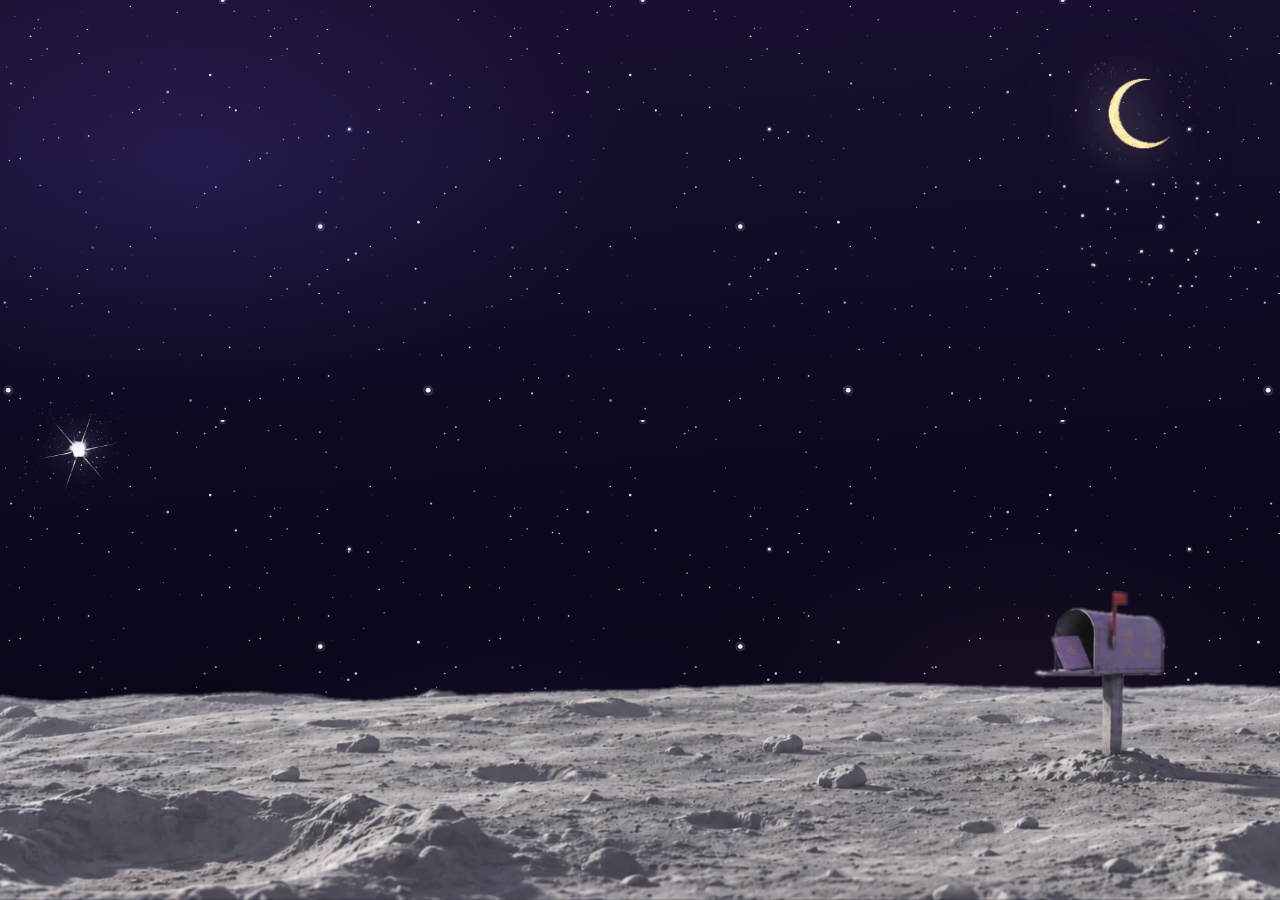
<file: for-pooks/index.html>
<!DOCTYPE html>
<html lang="en">
<head>
<meta charset="utf-8">
<meta name="viewport" content="width=device-width, initial-scale=1">
<meta name="robots" content="noindex, nofollow">
<title>Amy's Scrapbook</title>
<link rel="stylesheet" href="https://fonts.googleapis.com/css2?family=Pinyon+Script&family=Cormorant+Garamond:ital,wght@0,400;0,500;0,600;1,400;1,500&family=Caveat:wght@400;500;600;700&family=Quicksand:wght@500;600&display=swap">
<style>
  :root{
    --cream:#fbf4ea;
    --paper:#f7ecce;
    --rose:#c1637c;
    --rose-deep:#9a4860;
    --moss:#6f7e55;
    --gold:#b5903f;
    --ink:#4a3528;
    --ink-soft:#7a6657;
    --cover-bg:#5e2e74;
    --cover-bg-2:#2f1839;
    color-scheme: dark;
  }

  *{ box-sizing:border-box; }
  body{
    margin:0;
    background-color: #05040f;
    background-image:
      radial-gradient(ellipse 55% 40% at 15% 18%, rgba(123,92,255,0.16), transparent 62%),
      radial-gradient(ellipse 45% 35% at 80% 78%, rgba(255,120,190,0.07), transparent 60%),
      radial-gradient(ellipse 50% 40% at 40% 92%, rgba(90,130,255,0.1), transparent 60%),
      url("[data-uri]"),
      url("[data-uri]"),
      linear-gradient(175deg, #1c1033 0%, #0e0a22 45%, #05040f 100%);
    background-repeat: no-repeat, no-repeat, no-repeat, repeat, repeat, no-repeat;
    background-size: auto, auto, auto, 420px 420px, 240px 240px, cover;
    background-position: center, center, center, 0 0, 0 0, center;
    color: var(--ink);
    font-family: 'Cormorant Garamond', Georgia, serif;
    height:100vh;
    overflow:hidden;
  }
  html{ height:100%; }

  .stage{
    height:100%;
    display:flex;
    align-items:center;
    justify-content:center;
    position:relative;
  }

  .moon{
    position: fixed;
    top: 6%;
    right: 6%;
    width: 120px;
    z-index: 2;
    cursor: pointer;
    transition: transform 0.3s ease, filter 0.3s ease;
    filter: drop-shadow(0 0 22px rgba(255,248,220,0.5)) drop-shadow(0 0 48px rgba(200,210,255,0.28));
  }
  .moon:hover{
    transform: scale(1.08);
    filter: drop-shadow(0 0 28px rgba(255,248,220,0.7)) drop-shadow(0 0 60px rgba(200,210,255,0.4));
  }

  /* sparkle on the far-left edge, halfway down — clickable, but what it does is TBD */
  .sparkle{
    position: fixed;
    top: 50%;
    margin-top: -48px; /* half its height, so it sits centered on the halfway line */
    left: 1.5%;
    width: 110px;
    z-index: 3;
    cursor: pointer;
    transition: transform 0.3s ease, filter 0.3s ease;
    filter: drop-shadow(0 0 14px rgba(220,230,255,0.45));
  }
  .sparkle-img{ display: block; width: 100%; height: auto; }
  /* the round, starlight-white photo living in the star's core (54% across, 50% down the
     sparkle image). It's part of the star, so it grows with it during the flight — it just
     fades in as you take off and out as you fly home. */
  .sparkle-photo{
    position: absolute;
    left: 54%;
    top: 50%;
    width: 34%;
    transform: translate(-50%, -50%);
    opacity: 0;
    pointer-events: none;
    transition: opacity 0.8s ease;
  }
  body.in-space .sparkle-photo{ opacity: 1; }
  body:not(.in-space) .sparkle:hover{
    transform: scale(1.1) rotate(8deg);
    filter: drop-shadow(0 0 22px rgba(220,230,255,0.75));
  }

  /* the "click the moon" easter egg: these stars sit in the sky looking like any other
     star, always — only the connecting lines are hidden, drawn in on click */
  .constellation-overlay{
    position: fixed;
    top: 18%;
    right: 0%;
    width: min(40vw, 400px);
    z-index: 1;
    pointer-events: none;
  }
  .constellation-overlay svg{
    width: 100%;
    height: auto;
    overflow: visible;
    transform: translateX(60px);
  }
  .lv-line{
    fill: none;
    stroke: #f6ecd8;
    stroke-width: 1.4;
    stroke-linecap: round;
    stroke-linejoin: round;
    filter: drop-shadow(0 0 3px rgba(246,236,216,0.85));
  }
  .lv-star{
    fill: #fff;
    transform-origin: center;
    transform-box: fill-box;
    transition: transform 0.3s ease, filter 0.3s ease;
    filter: drop-shadow(0 0 1.5px rgba(255,255,255,0.8));
  }
  .lv-star.bright{
    transform: scale(1.7);
    filter: drop-shadow(0 0 4px rgba(255,255,255,1));
  }
  @media (prefers-reduced-motion: reduce){
    .lv-star{ transition: none; }
  }

  /* ---------- ambient petals ---------- */
  .petal{
    position:fixed;
    top:-40px;
    font-size: 20px;
    color: var(--rose);
    opacity:0.35;
    pointer-events:none;
    animation: drift linear infinite;
    z-index:0;
    filter: blur(0.2px);
  }
  @keyframes drift{
    0%{ transform: translateY(-5vh) translateX(0) rotate(0deg); }
    100%{ transform: translateY(105vh) translateX(40px) rotate(260deg); }
  }
  @media (prefers-reduced-motion: reduce){
    .petal{ animation: none; display:none; }
  }

  /* ---------- book starts small and distant, then zooms to the forefront on first click ---------- */
  .book-stage{
    position: relative;
    transform: scale(0.72);
    transition: transform 1.1s cubic-bezier(.22,1,.36,1);
  }
  .book-stage.opened{ transform: scale(1); }
  .intro-catcher{
    position: absolute;
    inset: -30px;
    z-index: 50;
    cursor: pointer;
    background: transparent;
  }

  /* ---------- book, sitting on the desk ---------- */
  .book-shell{
    position:relative;
    z-index:1;
    transition: transform 0.4s ease;
  }
  /* #book always reserves two-page-wide space (StPageFlip's landscape layout), even
     when only the lone front/back cover is showing in one half of it — these two
     states re-center the visible half under the shadow/viewport instead of leaving
     it looking shoved off to one side. Toggled from JS on flip/orientation change. */
  .book-shell.single-right{ transform: translateX(-25%); }
  .book-shell.single-left{ transform: translateX(25%); }

  /* contact shadow pooling on the desk beneath the book */
  .book-shell::after{
    content:"";
    position:absolute;
    left: 3%;
    right: 3%;
    bottom: -30px;
    height: 34px;
    background: radial-gradient(ellipse at center, rgba(0,0,0,0.55) 0%, rgba(0,0,0,0.28) 45%, transparent 75%);
    filter: blur(7px);
    z-index: 0;
    pointer-events:none;
    transition: left 0.4s ease, right 0.4s ease;
  }
  .book-shell.single-right::after{ left: 53%; right: 5%; }
  .book-shell.single-left::after{ left: 5%; right: 53%; }

  #book{
    position:relative;
    z-index:1;
  }

  /* Shadow + spine shading live on each actual page/cover element (.stf__item), not on
     #book itself — #book's own box always reserves two-page-wide space even when only
     one page (e.g. the lone front cover) is showing, so a shadow on #book would frame
     that empty reserved half too. filter:drop-shadow isn't clipped by this element's own
     overflow:hidden, unlike box-shadow would be. */
  .stf__item{
    overflow:hidden;
    filter:
      drop-shadow(0 22px 40px rgba(25,10,5,0.45))
      drop-shadow(0 8px 16px rgba(25,10,5,0.3));
  }
  /* outer edge rounded, inner (spine/gutter) edge sharp — mirrored per side */
  .stf__item.--right{
    border-radius: 2px 8px 8px 2px;
    box-shadow: inset 12px 0 18px -14px rgba(0,0,0,0.5);
  }
  .stf__item.--left{
    border-radius: 8px 2px 2px 8px;
    box-shadow: inset -12px 0 18px -14px rgba(0,0,0,0.5);
  }

  /* ---------- covers ---------- */
  .cover-face{
    background:
      radial-gradient(circle at 30% 20%, rgba(255,255,255,0.05), transparent 50%),
      linear-gradient(160deg, var(--cover-bg), var(--cover-bg-2));
    color: #f3e4d2;
    display:flex;
    align-items:center;
    justify-content:center;
    cursor:pointer;
  }
  .cover-inner{
    position:relative;
    width:100%; height:100%;
    display:flex;
    flex-direction:column;
    align-items:center;
    justify-content:center;
    text-align:center;
    padding: 10% 8%;
  }
  .cover-inner::before{
    content:"";
    position:absolute;
    inset: 7%;
    border: 1.5px solid rgba(230,195,150,0.55);
    border-radius: 4px;
    pointer-events:none;
  }
  .cover-inner::after{
    content:"";
    position:absolute;
    inset: 11%;
    border: 1px solid rgba(230,195,150,0.3);
    border-radius: 3px;
    pointer-events:none;
  }
  .cover-flowers{
    width: 78%;
    max-width:230px;
    margin-bottom: 4%;
  }
  .cover-sprig{
    width: 85%;
    max-width: 320px;
    margin-bottom: 4%;
    filter: brightness(0) invert(88%) sepia(25%) saturate(350%) hue-rotate(5deg) brightness(105%);
    opacity: 0.92;
  }
  /* the back cover's star ribbon, in the same gold as the front's sprig */
  .cover-ribbon{
    height: 52%;
    width: auto;
    filter: brightness(0) invert(88%) sepia(25%) saturate(350%) hue-rotate(5deg) brightness(105%);
    opacity: 0.92;
  }
  .cover-title{
    font-family:'Pinyon Script', 'Cormorant Garamond', serif;
    font-size: clamp(2.6rem, 11vw, 3.4rem);
    color:#f6e3c8;
    text-shadow: 0 1px 10px rgba(0,0,0,0.25);
    line-height:1;
  }
  .cover-sub{
    margin-top: 10px;
    font-family:'Cormorant Garamond', serif;
    font-style:italic;
    font-weight:500;
    letter-spacing: 0.08em;
    font-size: 0.95rem;
    color: #d9b98f;
    text-transform: uppercase;
  }
  .cover-inner-minimal::before,
  .cover-inner-minimal::after{ content: none; }
  .cover-title-minimal{
    position: absolute;
    bottom: 10%;
    left: 50%;
    transform: translateX(-50%);
    font-family: 'Cormorant Garamond', serif;
    font-style: italic;
    font-weight: 500;
    letter-spacing: 0.1em;
    font-size: 1.15rem;
    color: #e9cfa0;
    text-transform: uppercase;
    white-space: nowrap;
  }

  /* ---------- scrapbook pages ---------- */
  .page-face{
    position: relative;
    background:
      radial-gradient(ellipse 75% 55% at 50% 0%, rgba(233,207,160,0.4), transparent 62%),
      var(--paper);
    box-shadow: inset 0 0 40px rgba(170,130,70,0.12);
  }
  .page-inner{
    position:relative;
    width:100%; height:100%;
    display:flex;
    flex-direction:column;
    padding: 9% 7% 7%;
  }
  .page-canvas{
    position:relative;
    flex: 1 1 auto;
    min-height: 0;
    margin-top: 4px;
  }

  /* the writing fills the page, ruled to match the ragged lines; photos (dropped in from
     outside) sit above it so a photo is always still reachable even where it overlaps text */
  .page-text{
    position: absolute;
    inset: 0;
    z-index: 1;
    overflow-y: auto;
    font-family:'Caveat', cursive;
    font-size: 1.55rem;
    line-height: 2.4rem;
    color: var(--ink);
    outline:none;
    cursor:text;
    background-image: linear-gradient(to bottom, transparent, transparent calc(2.4rem - 1px), rgba(74,53,40,0.22) 0);
    background-size: 100% 2.4rem;
  }
  .page-text:empty:before{
    content: attr(data-placeholder);
    color: var(--ink-soft);
    opacity:0.65;
    font-style:italic;
  }
  .page-text:focus{ outline: none; }

  .photos-layer{
    position:absolute;
    inset:0;
    z-index:2;
    pointer-events:none;
  }
  .page-face.drag-over .page-canvas{ background: rgba(193,99,124,0.06); border-radius:8px; }

  /* every image is just the image itself — no white print border or shadow */
  .scrap-photo{
    position:absolute;
    cursor: grab;
    touch-action:none;
    user-select:none;
    pointer-events:auto;
  }
  .scrap-photo img{
    display:block;
    width:100%;
    height:auto;
    pointer-events:none;
  }
  .scrap-photo .del-btn{
    position:absolute;
    top:-10px; right:-10px;
    width:24px; height:24px;
    border-radius:50%;
    background: var(--rose-deep);
    color:#fff;
    border:none;
    font-size:14px;
    line-height:24px;
    cursor:pointer;
    box-shadow: 0 2px 6px rgba(60,30,20,0.35);
  }
  .scrap-photo .resize-handle{
    position:absolute;
    right:0; bottom:0;
    width:20px; height:20px;
    cursor: nwse-resize;
    background: linear-gradient(135deg, transparent 45%, var(--gold) 45%);
  }
  body.page-turning .scrap-photo{ pointer-events: none; }
  .scrap-photo.selected{ outline: 2px dashed var(--gold); outline-offset: 3px; }
  /* the delete, resize and rotate controls only show once an image is selected */
  .scrap-photo .del-btn, .scrap-photo .resize-handle, .scrap-photo .rotate-handle{ display:none; }
  .scrap-photo.selected .del-btn, .scrap-photo.selected .resize-handle, .scrap-photo.selected .rotate-handle{ display:block; }
  /* drag this knob around the photo to spin it (hold Shift to snap to 15°) */
  .scrap-photo .rotate-handle{
    position:absolute;
    top:-28px; left:50%;
    width:18px; height:18px;
    margin-left:-9px;
    border-radius:50%;
    background: var(--gold);
    border: 2px solid #fff;
    box-shadow: 0 2px 6px rgba(60,30,20,0.35);
    cursor: grab;
  }
  .scrap-photo .rotate-handle::after{
    content:"";
    position:absolute;
    top:100%; left:50%;
    width:1.5px; height:10px;
    margin-left:-0.75px;
    background: var(--gold);
  }



  /* ---------- music player ---------- */
  .music-player{
    position: fixed;
    top: max(14px, env(safe-area-inset-top, 0px));
    right: max(14px, env(safe-area-inset-right, 0px));
    z-index: 30;
    display: flex;
    align-items: center;
    gap: 2px;
    font-family: 'Quicksand', sans-serif;
    opacity: 0;
    pointer-events: none;
    transition: opacity 3.2s ease;
  }
  body.revealed .music-player{ opacity: 1; pointer-events: auto; }

  /* ---------- photo library: pick a built-in photo and drop it on the current page ---------- */
  .photo-library{
    position: fixed;
    bottom: max(14px, env(safe-area-inset-bottom, 0px));
    right: max(14px, env(safe-area-inset-right, 0px));
    z-index: 30;
    font-family: 'Quicksand', sans-serif;
    opacity: 0;
    pointer-events: none;
    transition: opacity 3.2s ease;
  }
  body.revealed .photo-library{ opacity: 1; pointer-events: auto; }
  .pl-toggle{
    border: none;
    background: transparent;
    color: #e9cfa0;
    font-size: 0.7rem;
    letter-spacing: 0.08em;
    text-transform: uppercase;
    cursor: pointer;
    padding: 6px 4px;
  }
  .pl-toggle:hover{ color: #f3e8d2; }
  .pl-panel{
    position: absolute;
    bottom: calc(100% + 8px);
    right: 0;
    width: 170px;
    max-height: 280px;
    overflow-y: auto;
    background: rgba(253,248,239,0.98);
    border: 1px solid rgba(193,99,124,0.25);
    border-radius: 10px;
    box-shadow: 0 12px 28px rgba(60,30,20,0.25);
    padding: 8px;
    display: none;
  }
  .pl-panel.show{ display: block; }
  .pl-item{
    display: block;
    width: 100%;
    border: none;
    padding: 0;
    margin: 0 0 8px 0;
    background: none;
    border-radius: 8px;
    overflow: hidden;
    cursor: pointer;
  }
  .pl-item:last-child{ margin-bottom: 0; }
  .pl-item img{
    display: block;
    width: 100%;
    height: 90px;
    object-fit: cover;
  }
  .pl-item.sticker img{ object-fit: contain; }
  .pl-item:hover{ outline: 2px solid var(--rose-deep); outline-offset: -2px; }

  /* ---------- save / load a backup file of everything written so far ---------- */
  .book-tools{
    position: fixed;
    bottom: max(14px, env(safe-area-inset-bottom, 0px));
    left: max(14px, env(safe-area-inset-left, 0px));
    z-index: 30;
    display: flex;
    align-items: center;
    gap: 10px;
    font-family: 'Quicksand', sans-serif;
    opacity: 0;
    pointer-events: none;
    transition: opacity 3.2s ease;
  }
  body.revealed .book-tools{ opacity: 1; pointer-events: auto; }
  .bt-btn{
    border: none;
    background: transparent;
    color: #e9cfa0;
    font-size: 0.7rem;
    letter-spacing: 0.08em;
    text-transform: uppercase;
    cursor: pointer;
    padding: 6px 4px;
  }
  .bt-btn:hover{ color: #f3e8d2; }
  .bt-status{
    font-size: 0.68rem;
    color: #e9cfa0;
    opacity: 0;
    transition: opacity 0.3s ease;
    white-space: nowrap;
  }
  .bt-status.show{ opacity: 0.85; }

  .mp-btn{
    border: none;
    background: transparent;
    color: #e9cfa0;
    width: 26px; height: 26px;
    border-radius: 50%;
    cursor: pointer;
    display: flex;
    align-items: center;
    justify-content: center;
    font-size: 12px;
    flex: 0 0 auto;
  }
  .mp-btn:hover{ background: rgba(193,99,124,0.12); }
  .mp-current{
    display: flex;
    flex-direction: column;
    justify-content: center;
    line-height: 1.15;
    flex: 0 0 130px;
    width: 130px;
    padding: 0 2px;
    cursor: pointer;
    user-select: none;
  }
  .mp-current .mp-title{
    font-size: 0.72rem;
    font-weight: 600;
    color: #f3e8d2;
    white-space: nowrap;
    overflow: hidden;
    text-overflow: ellipsis;
  }
  .mp-current .mp-artist{
    font-size: 0.6rem;
    color: #c9b8a8;
    white-space: nowrap;
    overflow: hidden;
    text-overflow: ellipsis;
  }
  .music-player.mp-empty .mp-current .mp-title{ color: #c9b8a8; font-weight: 500; font-style: italic; }

  .mp-panel{
    position: absolute;
    top: calc(100% + 8px);
    right: 0;
    width: 230px;
    background: rgba(253,248,239,0.98);
    border: 1px solid rgba(193,99,124,0.25);
    border-radius: 12px;
    box-shadow: 0 12px 28px rgba(60,30,20,0.22);
    padding: 6px;
    display: none;
  }
  .mp-panel.show{ display: block; }
  .mp-song{
    display: flex;
    flex-direction: column;
    padding: 7px 10px;
    border-radius: 8px;
    cursor: pointer;
    line-height: 1.2;
  }
  .mp-song:hover{ background: rgba(193,99,124,0.1); }
  .mp-song.active{ background: rgba(193,99,124,0.16); }
  .mp-song .mp-song-title{
    font-size: 0.78rem;
    font-weight: 600;
    color: var(--ink);
    white-space: nowrap;
    overflow: hidden;
    text-overflow: ellipsis;
  }
  .mp-song.active .mp-song-title{ color: var(--rose-deep); }
  .mp-song .mp-song-artist{
    font-size: 0.66rem;
    color: var(--ink-soft);
    white-space: nowrap;
    overflow: hidden;
    text-overflow: ellipsis;
  }

  /* ---------- we're standing on the moon: its surface runs along the bottom of the screen,
     with a mailbox off to the right you can walk up to ---------- */
  #groundScene{ pointer-events: none; }
  /* the book layer covers the whole screen, so only the book itself takes clicks —
     otherwise it would block the mailbox underneath */
  #bookScene{ pointer-events: none; }
  #bookScene .book-stage{ pointer-events: auto; }

  .ground{
    position: absolute;
    bottom: 0;
    aspect-ratio: 3 / 1;
    transform-origin: 0 0;
  }
  .ground img{ display: block; width: 100%; height: 100%; }
  /* far view: wider than the screen and nudged left, so the mailbox lands out past the
     right edge of the open book instead of hiding behind it */
  .ground-far{
    left: -5vw;
    width: 140vw;
    transition: transform 2.4s cubic-bezier(.45,0,.2,1), opacity 0.7s ease 1.7s;
  }
  .mailbox-hotspot{
    position: absolute;
    /* the mailbox's spot in moon-far.webp: body, flag and post */
    left: 61.4%;
    top: 50%;
    width: 7.6%;
    height: 26%;
    border: none;
    padding: 0;
    background: none;
    border-radius: 40%;
    cursor: pointer;
    pointer-events: auto;
    transition: background 0.3s ease, box-shadow 0.3s ease;
  }
  .mailbox-hotspot:hover{
    background: radial-gradient(closest-side, rgba(220,200,255,0.18), transparent);
    box-shadow: 0 0 40px rgba(200,180,255,0.15);
  }

  body.at-mailbox .mailbox-hotspot{ pointer-events: none; }
  .mailbox-hotspot:focus:not(:focus-visible), .mailbook-hotspot:focus:not(:focus-visible){ outline: none; }
  /* while the scrapbook is faded away (at the mailbox or out in space), nothing in it
     can be clicked — otherwise the invisible book would still catch clicks */
  body.in-space #bookScene *{ pointer-events: none !important; }

  /* the little book leaning out of the mailbox's open door, in moon-far.webp */
  .mailbook-hotspot{
    position: absolute;
    left: 62.2%;
    top: 55.4%;
    width: 2.3%;
    height: 6.2%;
    border: none;
    padding: 0;
    background: none;
    border-radius: 3px;
    cursor: pointer;
    pointer-events: none;
    transition: box-shadow 0.3s ease, background 0.3s ease;
  }
  body.mailbox-arrived:not(.book-out) .mailbook-hotspot{ pointer-events: auto; }
  .mailbook-hotspot:hover{ background: rgba(230,215,255,0.12); box-shadow: 0 0 18px 4px rgba(220,200,255,0.35); }

  /* the book that comes out of the mailbox: starts on top of the little one in the
     picture, then glides out to the middle of the screen */
  .mail-book{
    position: fixed;
    z-index: 20;
    display: none;
    perspective: 900px;
    pointer-events: none;
  }
  .mail-book.flying{
    transition: left 1.2s cubic-bezier(.3,.1,.2,1), top 1.2s cubic-bezier(.3,.1,.2,1),
                width 1.2s cubic-bezier(.3,.1,.2,1), height 1.2s cubic-bezier(.3,.1,.2,1),
                transform 1.2s cubic-bezier(.3,.1,.2,1), opacity 0.4s ease;
  }
  .mb-cover{
    position: relative;
    width: 100%;
    height: 100%;
    border-radius: 2px 5px 5px 2px;
    background:
      radial-gradient(circle at 30% 20%, rgba(255,255,255,0.05), transparent 50%),
      linear-gradient(160deg, var(--cover-bg), var(--cover-bg-2));
    box-shadow: inset 5px 0 9px rgba(0,0,0,0.25), 0 18px 50px rgba(0,0,0,0.5);
    overflow: hidden;
  }
  /* sized in em off the book's height (set from JS), so it matches the real cover at any size */
  .mb-sprig{
    position: absolute;
    left: 50%;
    top: 47%;
    width: 72%; /* sprig.png has wide transparent margins; this matches the real cover */
    transform: translate(-50%, -50%);
    filter: brightness(0) invert(88%) sepia(25%) saturate(350%) hue-rotate(5deg) brightness(105%);
    opacity: 0.92;
  }
  .mb-title{
    position: absolute;
    left: 50%;
    bottom: 10%;
    transform: translateX(-50%);
    font-family: 'Cormorant Garamond', serif;
    font-style: italic;
    font-weight: 500;
    letter-spacing: 0.1em;
    font-size: 0.195em;
    color: #e9cfa0;
    text-transform: uppercase;
    white-space: nowrap;
  }
  }
  /* walking forward, the book drifts past on the left and fades behind us */
  body:not(.in-space) #bookScene{ transition: transform 1.6s cubic-bezier(.45,0,.2,1), opacity 1.1s ease; }
  /* the scrapbook starts out tucked in the mailbox: hidden until it's taken out */
  body:not(.book-out) #bookScene{ opacity: 0; }
  body:not(.book-out) #bookScene *{ pointer-events: none !important; }
  body.book-out:not(.in-space) #bookScene{ transition: transform 1.4s cubic-bezier(.16,1,.3,1), opacity 0.45s ease; }
  body.book-out .mailbox-hotspot{ pointer-events: none; }
  body.at-mailbox:not(.book-out) .photo-library,
  body.at-mailbox:not(.book-out) .book-tools{
    opacity: 0;
    pointer-events: none;
    transition: opacity 0.6s ease;
  }

  /* ---------- sparkle trip: fly through space to the sparkle, then back ---------- */
  /* everything that makes up the normal view, zoomed past and faded on the way out */
  .scene{
    position: fixed;
    inset: 0;
    z-index: 1;
    transition: transform 1.4s cubic-bezier(.16,1,.3,1), opacity 1.1s ease 0.2s; /* coming back: settles in */
  }
  /* the moon layer sits above the book layer (as the moon always did) but only the
     moon itself takes clicks, so the full-screen layer never blocks the book */
  #skyScene{ z-index: 2; pointer-events: none; }
  #skyScene .moon{ pointer-events: auto; }
  body.in-space .scene{
    transform: scale(7);
    opacity: 0;
    pointer-events: none;
    transition: transform 1.5s cubic-bezier(.7,0,.84,0), opacity 0.9s ease 0.35s; /* going: accelerates away */
  }
  .warp-canvas{
    position: fixed;
    inset: 0;
    width: 100%;
    height: 100%;
    z-index: 0;
    pointer-events: none;
    opacity: 0;
    transition: opacity 0.6s ease;
  }
  .warp-canvas.on{ opacity: 1; }
  body.in-space .sparkle{ cursor: default; }
  body.in-space.arrived .sparkle{ animation: sparkle-breathe 4s ease-in-out infinite; }
  @keyframes sparkle-breathe{
    0%, 100%{ filter: drop-shadow(0 0 18px rgba(220,230,255,0.55)) drop-shadow(0 0 60px rgba(170,190,255,0.25)); }
    50%{ filter: drop-shadow(0 0 30px rgba(220,230,255,0.85)) drop-shadow(0 0 110px rgba(170,190,255,0.45)); }
  }
  body.in-space .photo-library, body.in-space .book-tools{
    opacity: 0;
    pointer-events: none;
    transition: opacity 0.5s ease;
  }
  .space-back{
    position: fixed;
    top: max(14px, env(safe-area-inset-top, 0px));
    left: max(14px, env(safe-area-inset-left, 0px));
    z-index: 31;
    border: none;
    background: transparent;
    color: #e9cfa0;
    font-family: 'Quicksand', sans-serif;
    font-size: 0.75rem;
    letter-spacing: 0.08em;
    text-transform: uppercase;
    cursor: pointer;
    padding: 8px 6px;
    opacity: 0;
    pointer-events: none;
    transition: opacity 0.8s ease;
  }
  .space-back:hover{ color: #f3e8d2; }
  body.in-space.arrived .space-back{ opacity: 1; pointer-events: auto; }

  /* the page opens from black: a full-screen veil that fades away once everything has loaded */
  .fade-in-veil{
    position: fixed;
    inset: 0;
    z-index: 2000;
    background: #000;
    pointer-events: none;
    transition: opacity 2.4s ease;
  }
  .fade-in-veil.gone{ opacity: 0; }
</style>
</head>
<body>
<div class="fade-in-veil" id="fadeInVeil" aria-hidden="true"></div>
<canvas class="warp-canvas" id="warpCanvas" aria-hidden="true"></canvas>
<div class="sparkle" id="sparkle">
  <img class="sparkle-img" src="sparkle.png" alt="">
  <img class="sparkle-photo" src="photos/sparkle-memory.png" alt="">
</div>
<button type="button" class="space-back" id="spaceBack">&#8592; Back</button>

<div class="scene" id="skyScene">
<img class="moon" id="moon" src="moon.png" alt="" title="☾">

<div class="constellation-overlay" id="constellationOverlay" aria-hidden="true">
  <svg viewBox="0 0 460 164.8" xmlns="http://www.w3.org/2000/svg">
    <polyline class="lv-line" data-i="0" points="142.9,28.0 142.7,59.6 164.0,61.8"/>
    <polyline class="lv-line" data-i="1" points="204.4,22.7 214.6,32.5 214.8,54.3 201.2,59.6 193.1,54.0 191.9,34.3 203.3,22.3"/>
    <polyline class="lv-line" data-i="2" points="245.2,25.7 256.8,63.1 271.2,24.2"/>
    <polyline class="lv-line" data-i="3" points="296.7,24.3 295.5,63.3"/>
    <polyline class="lv-line" data-i="4" points="293.8,22.4 316.6,26.5"/>
    <polyline class="lv-line" data-i="5" points="295.6,41.8 311.4,40.1"/>
    <polyline class="lv-line" data-i="6" points="293.0,61.2 318.7,60.4"/>
    <polyline class="lv-line" data-i="7" points="163.5,99.9 175.4,118.1"/>
    <polyline class="lv-line" data-i="8" points="191.3,104.6 177.3,118.7 177.0,138.5"/>
    <polyline class="lv-line" data-i="9" points="231.8,102.8 240.9,107.7 244.2,133.3 232.1,138.0 217.9,134.6 218.2,113.1 227.9,105.5"/>
    <polyline class="lv-line" data-i="10" points="266.4,102.0 266.2,130.8 276.6,142.7 289.8,142.6 294.3,132.0 295.6,101.5"/>

    <circle class="lv-star" data-i="0" cx="142.9" cy="28.0" r="1.35" opacity="0.84"/>
    <circle class="lv-star" data-i="0" cx="142.7" cy="59.6" r="0.35" opacity="0.72"/>
    <circle class="lv-star" data-i="0" cx="164.0" cy="61.8" r="1.6" opacity="0.85"/>
    <circle class="lv-star" data-i="1" cx="204.4" cy="22.7" r="1.6" opacity="0.97"/>
    <circle class="lv-star" data-i="1" cx="214.6" cy="32.5" r="0.8" opacity="0.73"/>
    <circle class="lv-star" data-i="1" cx="214.8" cy="54.3" r="0.65" opacity="0.89"/>
    <circle class="lv-star" data-i="1" cx="201.2" cy="59.6" r="0.8" opacity="0.77"/>
    <circle class="lv-star" data-i="1" cx="193.1" cy="54.0" r="1.35" opacity="0.75"/>
    <circle class="lv-star" data-i="1" cx="191.9" cy="34.3" r="0.35" opacity="0.82"/>
    <circle class="lv-star" data-i="1" cx="203.3" cy="22.3" r="1.15" opacity="0.88"/>
    <circle class="lv-star" data-i="2" cx="245.2" cy="25.7" r="1.35" opacity="0.93"/>
    <circle class="lv-star" data-i="2" cx="256.8" cy="63.1" r="1.35" opacity="0.72"/>
    <circle class="lv-star" data-i="2" cx="271.2" cy="24.2" r="0.8" opacity="0.85"/>
    <circle class="lv-star" data-i="3" cx="296.7" cy="24.3" r="1.35" opacity="0.81"/>
    <circle class="lv-star" data-i="3" cx="295.5" cy="63.3" r="0.35" opacity="0.93"/>
    <circle class="lv-star" data-i="4" cx="293.8" cy="22.4" r="0.5" opacity="0.71"/>
    <circle class="lv-star" data-i="4" cx="316.6" cy="26.5" r="0.65" opacity="0.79"/>
    <circle class="lv-star" data-i="5" cx="295.6" cy="41.8" r="1.35" opacity="0.77"/>
    <circle class="lv-star" data-i="5" cx="311.4" cy="40.1" r="0.5" opacity="0.79"/>
    <circle class="lv-star" data-i="6" cx="293.0" cy="61.2" r="0.5" opacity="0.77"/>
    <circle class="lv-star" data-i="6" cx="318.7" cy="60.4" r="1.6" opacity="0.92"/>
    <circle class="lv-star" data-i="7" cx="163.5" cy="99.9" r="0.95" opacity="0.7"/>
    <circle class="lv-star" data-i="7" cx="175.4" cy="118.1" r="1.35" opacity="0.71"/>
    <circle class="lv-star" data-i="8" cx="191.3" cy="104.6" r="0.65" opacity="0.91"/>
    <circle class="lv-star" data-i="8" cx="177.3" cy="118.7" r="1.35" opacity="0.76"/>
    <circle class="lv-star" data-i="8" cx="177.0" cy="138.5" r="0.35" opacity="0.75"/>
    <circle class="lv-star" data-i="9" cx="231.8" cy="102.8" r="1.6" opacity="0.91"/>
    <circle class="lv-star" data-i="9" cx="240.9" cy="107.7" r="0.5" opacity="0.82"/>
    <circle class="lv-star" data-i="9" cx="244.2" cy="133.3" r="0.95" opacity="0.83"/>
    <circle class="lv-star" data-i="9" cx="232.1" cy="138.0" r="0.65" opacity="0.85"/>
    <circle class="lv-star" data-i="9" cx="217.9" cy="134.6" r="0.95" opacity="0.77"/>
    <circle class="lv-star" data-i="9" cx="218.2" cy="113.1" r="0.5" opacity="0.76"/>
    <circle class="lv-star" data-i="9" cx="227.9" cy="105.5" r="0.35" opacity="0.94"/>
    <circle class="lv-star" data-i="10" cx="266.4" cy="102.0" r="1.6" opacity="0.81"/>
    <circle class="lv-star" data-i="10" cx="266.2" cy="130.8" r="0.35" opacity="0.89"/>
    <circle class="lv-star" data-i="10" cx="276.6" cy="142.7" r="1.35" opacity="0.78"/>
    <circle class="lv-star" data-i="10" cx="289.8" cy="142.6" r="1.15" opacity="0.81"/>
    <circle class="lv-star" data-i="10" cx="294.3" cy="132.0" r="0.95" opacity="0.78"/>
    <circle class="lv-star" data-i="10" cx="295.6" cy="101.5" r="1.15" opacity="0.74"/>
  </svg>
</div>

</div><!-- /.scene: moon + constellation -->

<div class="music-player mp-empty" id="musicPlayer">
  <button type="button" class="mp-btn mp-prev" id="mpPrev" title="Previous song" aria-label="Previous song">&#8249;</button>
  <button type="button" class="mp-btn mp-play" id="mpPlay" title="Play" aria-label="Play">&#9654;</button>
  <button type="button" class="mp-btn mp-next" id="mpNext" title="Next song" aria-label="Next song">&#8250;</button>
  <div class="mp-current" id="mpCurrent" title="Choose a song">
    <div class="mp-title" id="mpTitle">Choose a song</div>
    <div class="mp-artist" id="mpArtist"></div>
  </div>
  <div class="mp-panel" id="mpPanel"></div>
</div>
<audio id="mpAudio" preload="none"></audio>

<div class="photo-library" id="photoLibrary">
  <div class="pl-panel" id="plPanel"></div>
  <button type="button" class="pl-toggle" id="plToggle" title="Add a photo">+ Photo</button>
</div>

<div class="book-tools" id="bookTools">
  <button type="button" class="bt-btn" id="btSave" title="Save everything on these pages to a backup file">Save</button>
  <button type="button" class="bt-btn" id="btLoad" title="Load a previously saved backup file">Load</button>
  <span class="bt-status" id="btStatus"></span>
  <input type="file" id="btLoadInput" accept="application/json" style="display:none">
</div>

<div class="scene" id="groundScene">
  <div class="ground ground-far" id="groundFar">
    <img src="moon-far.webp" alt="">
    <button type="button" class="mailbox-hotspot" id="mailboxHotspot" title="Walk to the mailbox" aria-label="Walk to the mailbox"></button>
    <button type="button" class="mailbook-hotspot" id="mailbookHotspot" title="Take out the book" aria-label="Take out the book"></button>
  </div>
</div>
<div class="mail-book" id="mailBook" aria-hidden="true">
  <div class="mb-cover"><img class="mb-sprig" src="sprig.png" alt=""><div class="mb-title">For Amy</div></div>
</div>

<div class="scene" id="bookScene">
<div class="stage">
  <div class="book-stage" id="bookStage">
    <div class="intro-catcher" id="introCatcher" title="Open the scrapbook"></div>
    <div class="book-shell" id="bookShell">
    <div id="book">

      <div class="cover-face" id="coverFront" data-density="hard">
        <div class="cover-inner cover-inner-minimal">
          <img class="cover-sprig" src="sprig.png" alt="">
          <div class="cover-title-minimal">For Amy</div>
        </div>
      </div>

      <div class="page-face" data-page="1" data-density="soft">
        <div class="page-inner">
          <div class="page-canvas">
            <div class="page-text" id="text-1" contenteditable="true" data-placeholder="How did it all begin? Write about the day you met, or your favorite memory together…"></div>
          </div>
        </div>
        <div class="photos-layer" id="photos-1"></div>
      </div>

      <div class="page-face" data-page="2" data-density="soft">
        <div class="page-inner">
          <div class="page-canvas">
            <div class="page-text" id="text-2" contenteditable="true" data-placeholder="Drag in a favorite photo, then write the caption."></div>
          </div>
        </div>
        <div class="photos-layer" id="photos-2"></div>
      </div>

      <div class="page-face" data-page="3" data-density="soft">
        <div class="page-inner">
          <div class="page-canvas">
            <div class="page-text" id="text-3" contenteditable="true" data-placeholder="List the little things about Amy you love most…"></div>
          </div>
        </div>
        <div class="photos-layer" id="photos-3"></div>
      </div>

      <div class="page-face" data-page="4" data-density="soft">
        <div class="page-inner">
          <div class="page-canvas">
            <div class="page-text" id="text-4" contenteditable="true" data-placeholder="Where have you explored together? Add photos from your trips or days out…"></div>
          </div>
        </div>
        <div class="photos-layer" id="photos-4"></div>
      </div>

      <div class="page-face" data-page="5" data-density="soft">
        <div class="page-inner">
          <div class="page-canvas">
            <div class="page-text" id="text-5" contenteditable="true" data-placeholder="Write Amy a short letter — say the thing you don't say enough…"></div>
          </div>
        </div>
        <div class="photos-layer" id="photos-5"></div>
      </div>

      <div class="page-face" data-page="6" data-density="soft">
        <div class="page-inner">
          <div class="page-canvas">
            <div class="page-text" id="text-6" contenteditable="true" data-placeholder="What are you looking forward to together? Leave room for more memories to come…"></div>
          </div>
        </div>
        <div class="photos-layer" id="photos-6"></div>
      </div>

      <div class="page-face" data-page="7" data-density="soft">
        <div class="page-inner">
          <div class="page-canvas">
            <div class="page-text" id="text-7" contenteditable="true" data-placeholder="Add a photo that makes you laugh every time you see it…"></div>
          </div>
        </div>
        <div class="photos-layer" id="photos-7"></div>
      </div>

      <div class="page-face" data-page="8" data-density="soft">
        <div class="page-inner">
          <div class="page-canvas">
            <div class="page-text" id="text-8" contenteditable="true" data-placeholder="What's something Amy taught you, big or small?"></div>
          </div>
        </div>
        <div class="photos-layer" id="photos-8"></div>
      </div>

      <div class="page-face" data-page="9" data-density="soft">
        <div class="page-inner">
          <div class="page-canvas">
            <div class="page-text" id="text-9" contenteditable="true" data-placeholder="Is there a song that reminds you of her? Write about it here…"></div>
          </div>
        </div>
        <div class="photos-layer" id="photos-9"></div>
      </div>

      <div class="page-face" data-page="10" data-density="soft">
        <div class="page-inner">
          <div class="page-canvas">
            <div class="page-text" id="text-10" contenteditable="true" data-placeholder="What's a tiny moment you don't want to forget?"></div>
          </div>
        </div>
        <div class="photos-layer" id="photos-10"></div>
      </div>

      <div class="page-face" data-page="11" data-density="soft">
        <div class="page-inner">
          <div class="page-canvas">
            <div class="page-text" id="text-11" contenteditable="true" data-placeholder="Describe your perfect day together, start to finish…"></div>
          </div>
        </div>
        <div class="photos-layer" id="photos-11"></div>
      </div>

      <div class="page-face" data-page="12" data-density="soft">
        <div class="page-inner">
          <div class="page-canvas">
            <div class="page-text" id="text-12" contenteditable="true" data-placeholder="What made you smile today?"></div>
          </div>
        </div>
        <div class="photos-layer" id="photos-12"></div>
      </div>

      <div class="page-face" data-page="13" data-density="soft">
        <div class="page-inner">
          <div class="page-canvas">
            <div class="page-text" id="text-13" contenteditable="true" data-placeholder="A place you'd love to go back to together…"></div>
          </div>
        </div>
        <div class="photos-layer" id="photos-13"></div>
      </div>

      <div class="page-face" data-page="14" data-density="soft">
        <div class="page-inner">
          <div class="page-canvas">
            <div class="page-text" id="text-14" contenteditable="true" data-placeholder="Write about a little everyday moment you love…"></div>
          </div>
        </div>
        <div class="photos-layer" id="photos-14"></div>
      </div>

      <div class="page-face" data-page="15" data-density="soft">
        <div class="page-inner">
          <div class="page-canvas">
            <div class="page-text" id="text-15" contenteditable="true" data-placeholder="A song that always makes you think of Amy…"></div>
          </div>
        </div>
        <div class="photos-layer" id="photos-15"></div>
      </div>

      <div class="page-face" data-page="16" data-density="soft">
        <div class="page-inner">
          <div class="page-canvas">
            <div class="page-text" id="text-16" contenteditable="true" data-placeholder="A trip, a night out, a tiny adventure — tell the story."></div>
          </div>
        </div>
        <div class="photos-layer" id="photos-16"></div>
      </div>

      <div class="page-face" data-page="17" data-density="soft">
        <div class="page-inner">
          <div class="page-canvas">
            <div class="page-text" id="text-17" contenteditable="true" data-placeholder="The funniest thing that's happened to you two…"></div>
          </div>
        </div>
        <div class="photos-layer" id="photos-17"></div>
      </div>

      <div class="page-face" data-page="18" data-density="soft">
        <div class="page-inner">
          <div class="page-canvas">
            <div class="page-text" id="text-18" contenteditable="true" data-placeholder="Something Amy taught you."></div>
          </div>
        </div>
        <div class="photos-layer" id="photos-18"></div>
      </div>

      <div class="page-face" data-page="19" data-density="soft">
        <div class="page-inner">
          <div class="page-canvas">
            <div class="page-text" id="text-19" contenteditable="true" data-placeholder="A favorite meal or snack you've shared…"></div>
          </div>
        </div>
        <div class="photos-layer" id="photos-19"></div>
      </div>

      <div class="page-face" data-page="20" data-density="soft">
        <div class="page-inner">
          <div class="page-canvas">
            <div class="page-text" id="text-20" contenteditable="true" data-placeholder="A moment you wish you could live again."></div>
          </div>
        </div>
        <div class="photos-layer" id="photos-20"></div>
      </div>

      <div class="cover-face back-cover" id="coverBack" data-density="hard">
        <div class="cover-inner cover-inner-minimal">
          <img class="cover-ribbon" src="star-ribbon-line.png" alt="">
        </div>
      </div>

    </div>
    </div>
  </div>
</div>
</div><!-- /.scene: book -->

<script src="readonly.js"></script>
<script src="page-flip.local.js"></script>
<script src="book-content.js"></script>
<script>
(function(){
  "use strict";

  var PAGE_NUMS = [1,2,3,4,5,6,7,8,9,10,11,12,13,14,15,16,17,18,19,20];
  var BASE_W = 360, BASE_H = 512;
  var MIN_W = 230, MAX_W = 400;

  var pageFlip = null;
  var hasRevealed = false;
  var pageCache = {};
  var saveTimers = {};
  var dragState = { active:false, pageNum:null };
  var resizeState = { active:false, pageNum:null };
  var selectedPhoto = null; // { n, id } — click an image to select it, Delete/Backspace removes it

  PAGE_NUMS.forEach(function(n){ pageCache[n] = { note: { content:'' }, images:[] }; });

  function clamp(v,min,max){ return Math.max(min, Math.min(max, v)); }
  function makeId(){ return 'p'+Math.random().toString(36).slice(2,9)+Date.now().toString(36); }
  function stop(e){ e.stopPropagation(); }

  /* ---------------- ambient petals ---------------- */
  function spawnPetals(){
    var glyphs = ['✿','❀','✾'];
    for(var i=0;i<7;i++){
      var p = document.createElement('div');
      p.className='petal';
      p.textContent = glyphs[i % glyphs.length];
      p.style.left = (Math.random()*96)+'vw';
      p.style.animationDuration = (16+Math.random()*14)+'s';
      p.style.animationDelay = (-Math.random()*20)+'s';
      p.style.fontSize = (14+Math.random()*12)+'px';
      var bookScene = document.getElementById('bookScene');
      bookScene.insertBefore(p, bookScene.firstChild); // behind the book, and flies away with it
    }
  }

  /* ---------------- moon easter egg: LOVE YOU constellation ---------------- */
  var constellationPlaying = false;

  function initConstellation(){
    // the stars themselves stay visible always, like any other star in the sky —
    // only the connecting lines start hidden, waiting to be drawn in
    var lines = document.getElementById('constellationOverlay').querySelectorAll('.lv-line');
    lines.forEach(function(line){
      var len = line.getTotalLength();
      line.style.strokeDasharray = len;
      line.style.strokeDashoffset = len;
    });
  }

  function playConstellation(){
    if(constellationPlaying) return;
    constellationPlaying = true;

    var overlay = document.getElementById('constellationOverlay');
    var lines = Array.prototype.slice.call(overlay.querySelectorAll('.lv-line'));
    var stars = Array.prototype.slice.call(overlay.querySelectorAll('.lv-star'));
    var stagger = 230;

    lines.forEach(function(line, i){
      var idx = line.getAttribute('data-i');
      setTimeout(function(){
        line.style.transition = 'stroke-dashoffset 0.55s ease';
        line.style.strokeDashoffset = '0';
        stars.forEach(function(s){
          if(s.getAttribute('data-i') === idx) s.classList.add('bright');
        });
      }, i * stagger);
    });

    var totalDraw = lines.length * stagger + 600;
    var holdTime = 2600;

    setTimeout(function(){
      lines.forEach(function(line){
        var len = line.getTotalLength();
        line.style.transition = 'stroke-dashoffset 0.9s ease';
        line.style.strokeDashoffset = len;
      });
      stars.forEach(function(s){ s.classList.remove('bright'); });
    }, totalDraw + holdTime);

    setTimeout(function(){ constellationPlaying = false; }, totalDraw + holdTime + 1000);
  }

  /* ---------------- storage (browser localStorage, this device only) ---------------- */
  // v2: pages now come pre-filled from book-content.js; the new key means anything saved
  // before that (e.g. blank pages from an earlier visit) doesn't hide the built-in writing
  function localKey(n){ return 'forPooksBook:v2:page'+n; }

  function loadPage(n){
    var data = { note:{}, images:[] };
    var builtIn = window.BOOK_CONTENT && window.BOOK_CONTENT.pages && window.BOOK_CONTENT.pages[n];
    if(builtIn) data = JSON.parse(JSON.stringify(builtIn)); // a copy, so edits never touch the original
    try{ var raw = localStorage.getItem(localKey(n)); if(raw) data = JSON.parse(raw); }catch(e){}
    return data;
  }

  var warnedStorageFull = false;
  function savePage(n, data){
    var payload = { note: { content: (data.note && data.note.content) || '' }, images: data.images || [] };
    try{ localStorage.setItem(localKey(n), JSON.stringify(payload)); }
    catch(e){
      // used to fail silently, which is how stickers vanished on reload
      if(!warnedStorageFull){
        warnedStorageFull = true;
        alert("The scrapbook's storage is full, so your latest changes weren't saved. Try removing a few large images you dragged in from your computer, then use Save to keep a backup file.");
      }
    }
  }

  function schedulePageSave(n){
    clearTimeout(saveTimers[n]);
    saveTimers[n] = setTimeout(function(){ savePage(n, pageCache[n]); }, 600);
  }

  /* ---------------- image prep ---------------- */
  // Draws an image (from any URL, including a data: URL) onto a canvas, scaled down to at
  // most 1400px, and re-encodes it as a data: URL in the given format.
  function encodeImage(url, mime, quality){
    return new Promise(function(resolve, reject){
      var img = new Image();
      img.onload = function(){
        var maxDim = 1400;
        var w = img.width, h = img.height;
        if(w > maxDim || h > maxDim){
          var s = Math.min(maxDim/w, maxDim/h);
          w = Math.round(w*s); h = Math.round(h*s);
        }
        var canvas = document.createElement('canvas');
        canvas.width = w; canvas.height = h;
        canvas.getContext('2d').drawImage(img, 0, 0, w, h);
        resolve(canvas.toDataURL(mime, quality));
      };
      img.onerror = reject;
      img.src = url;
    });
  }

  function readFileAsDataUrl(file){
    return new Promise(function(resolve, reject){
      var reader = new FileReader();
      reader.onload = function(){ resolve(reader.result); };
      reader.onerror = reject;
      reader.readAsDataURL(file);
    });
  }

  // JPEG has no transparency, so see-through images go to WebP instead — it keeps the
  // transparency at a fraction of PNG's size, which matters because everything has to
  // fit in the browser's ~5MB localStorage.
  async function prepareImage(file, keepAlpha){
    var url = await readFileAsDataUrl(file);
    var dataUrl = keepAlpha ? await encodeImage(url, 'image/webp', 0.85) : await encodeImage(url, 'image/jpeg', 0.85);
    return { dataUrl: dataUrl };
  }

  function placeImage(n, fields, posOverride){
    var entry = {
      id: makeId(),
      x: posOverride ? posOverride.x : (8 + Math.random()*50),
      y: posOverride ? posOverride.y : (32 + Math.random()*45),
      w: 32 + Math.random()*8,
      rot: Math.round(Math.random()*16 - 8)
    };
    for(var k in fields) entry[k] = fields[k];
    pageCache[n].images.push(entry);
    renderPhotos(n);
    schedulePageSave(n);
  }

  // images dragged in from the computer have no file in photos/, so their pixels are saved
  async function addPhoto(n, file, posOverride){
    try{
      var prepared = await prepareImage(file, file.type === 'image/png' || file.type === 'image/webp');
      placeImage(n, { dataUrl: prepared.dataUrl }, posOverride);
    }catch(e){ /* ignore unreadable file */ }
  }

  function selectPhoto(id, el){
    clearPhotoSelection();
    selectedPhoto = { id: id };
    el.classList.add('selected');
    // drop focus out of any page's writing so Backspace deletes the image, not text
    if(document.activeElement && document.activeElement.isContentEditable) document.activeElement.blur();
  }
  function clearPhotoSelection(){
    selectedPhoto = null;
    document.querySelectorAll('.scrap-photo.selected').forEach(function(e){ e.classList.remove('selected'); });
  }
  function initPhotoSelection(){
    document.addEventListener('pointerdown', function(e){
      if(!e.target.closest('.scrap-photo')) clearPhotoSelection();
    });
    document.addEventListener('keydown', function(e){
      if(!selectedPhoto) return;
      var a = document.activeElement;
      if(a && (a.isContentEditable || a.tagName === 'INPUT' || a.tagName === 'TEXTAREA')) return;
      if(e.key === 'Escape'){ clearPhotoSelection(); return; }
      if(e.key !== 'Delete' && e.key !== 'Backspace') return;
      e.preventDefault();
      // the photo may have been dragged onto another page, so look it up by id
      var id = selectedPhoto.id;
      PAGE_NUMS.forEach(function(n){
        if(pageCache[n] && pageCache[n].images.some(function(im){ return im.id === id; })) deletePhoto(n, id);
      });
      selectedPhoto = null;
    });
  }

  function deletePhoto(n, id){
    var list = pageCache[n].images;
    var idx = -1;
    for(var i=0;i<list.length;i++){ if(list[i].id===id){ idx=i; break; } }
    if(idx<0) return;
    list.splice(idx,1);
    renderPhotos(n);
    schedulePageSave(n);
  }

  /* ---------------- rendering ---------------- */
  function updatePageUI(n, data){
    var note = data.note || {};
    pageCache[n] = {
      note: { content: note.content || '' },
      images: Array.isArray(data.images) ? data.images : []
    };

    var textEl = document.getElementById('text-'+n);
    if(textEl && document.activeElement !== textEl){
      textEl.innerText = pageCache[n].note.content;
    }
    renderPhotos(n);
  }

  function renderPhotos(n){
    var container = document.getElementById('photos-'+n);
    if(!container) return;
    container.innerHTML = '';
    pageCache[n].images.forEach(function(entry){
      var el = document.createElement('div');
      el.className = entry.sticker ? 'scrap-photo sticker' : 'scrap-photo';
      if(selectedPhoto && selectedPhoto.id === entry.id) el.classList.add('selected');
      el.style.left = entry.x + '%';
      el.style.top = entry.y + '%';
      el.style.width = entry.w + '%';
      el.style.transform = 'rotate(' + (entry.rot||0) + 'deg)';
      el.addEventListener('mousedown', stop);
      el.addEventListener('touchstart', stop, {passive:true});

      var img = document.createElement('img');
      img.src = entry.src || entry.dataUrl;
      img.alt = 'photo';
      img.draggable = false;
      el.appendChild(img);

      var del = document.createElement('button');
      del.className = 'del-btn';
      del.type = 'button';
      del.textContent = '×';
      del.setAttribute('aria-label','Remove photo');
      del.addEventListener('mousedown', stop);
      del.addEventListener('touchstart', stop, {passive:true});
      del.addEventListener('click', function(ev){ ev.stopPropagation(); deletePhoto(n, entry.id); });
      el.appendChild(del);

      var handle = document.createElement('div');
      handle.className = 'resize-handle';
      handle.addEventListener('mousedown', stop);
      handle.addEventListener('touchstart', stop, {passive:true});
      handle.addEventListener('pointerdown', function(ev){ startResize(ev, n, entry, el); });
      el.appendChild(handle);

      var spin = document.createElement('div');
      spin.className = 'rotate-handle';
      spin.title = 'Drag to rotate (Shift snaps to 15°)';
      spin.addEventListener('mousedown', stop);
      spin.addEventListener('touchstart', stop, {passive:true});
      spin.addEventListener('pointerdown', function(ev){ startRotate(ev, n, entry, el); });
      el.appendChild(spin);

      el.addEventListener('pointerdown', function(ev){
        selectPhoto(entry.id, el);
        startDrag(ev, n, entry, el, container);
      });

      container.appendChild(el);
    });
  }

  function faceUnderPoint(x, y){
    var hit = document.elementFromPoint(x, y);
    return hit ? hit.closest('.page-face') : null;
  }

  // Dragging can carry a photo off its own page and onto the facing page across the
  // spine. While the drag is live the photo is detached into a free-floating
  // position:fixed element on <body> (so the source page's overflow:hidden doesn't
  // clip it mid-flight); on drop we figure out which page-face is under the cursor,
  // move the photo's data to that page if it changed, and let renderPhotos rebuild
  // the real in-page element.
  function startDrag(ev, n, entry, el, container){
    if(ev.target.closest('.del-btn') || ev.target.closest('.resize-handle') || ev.target.closest('.rotate-handle')) return;
    ev.preventDefault();
    var elRect = el.getBoundingClientRect();
    var grabOffsetX = ev.clientX - elRect.left;
    var grabOffsetY = ev.clientY - elRect.top;
    dragState.active = true; dragState.pageNum = n;
    el.style.cursor = 'grabbing';

    el.style.position = 'fixed';
    el.style.left = elRect.left + 'px';
    el.style.top = elRect.top + 'px';
    el.style.width = elRect.width + 'px';
    el.style.zIndex = 999;
    el.style.pointerEvents = 'none'; // let elementFromPoint see the page underneath
    document.body.appendChild(el);

    var currentFace = null;

    function move(e){
      el.style.left = (e.clientX - grabOffsetX) + 'px';
      el.style.top = (e.clientY - grabOffsetY) + 'px';

      var face = faceUnderPoint(e.clientX, e.clientY);
      if(face !== currentFace){
        if(currentFace) currentFace.classList.remove('drag-over');
        currentFace = face;
        if(currentFace) currentFace.classList.add('drag-over');
      }
    }
    function up(e){
      document.removeEventListener('pointermove', move);
      document.removeEventListener('pointerup', up);
      dragState.active = false;
      if(currentFace) currentFace.classList.remove('drag-over');

      var destFace = faceUnderPoint(e.clientX, e.clientY);
      var destN = destFace ? parseInt(destFace.getAttribute('data-page'), 10) : NaN;
      if(!destN || !pageCache[destN]) destN = n;

      var destLayer = document.getElementById('photos-'+destN);
      var layerRect = destLayer.getBoundingClientRect();
      entry.x = clamp((e.clientX - grabOffsetX - layerRect.left) / layerRect.width * 100, 0, 92);
      entry.y = clamp((e.clientY - grabOffsetY - layerRect.top) / layerRect.height * 100, 0, 88);

      if(el.parentNode) el.parentNode.removeChild(el);

      if(destN !== n){
        var list = pageCache[n].images;
        var idx = list.indexOf(entry);
        if(idx >= 0) list.splice(idx, 1);
        pageCache[destN].images.push(entry);
        renderPhotos(n);
        renderPhotos(destN);
        schedulePageSave(n);
        schedulePageSave(destN);
      } else {
        renderPhotos(n);
        schedulePageSave(n);
      }
    }
    document.addEventListener('pointermove', move);
    document.addEventListener('pointerup', up);
  }

  function startResize(ev, n, entry, el){
    ev.preventDefault();
    ev.stopPropagation();
    var startX = ev.clientX;
    var startW = entry.w;
    var container = el.parentElement;
    var rect = container.getBoundingClientRect();
    resizeState.active = true; resizeState.pageNum = n;

    function move(e){
      var dx = (e.clientX - startX) / rect.width * 100;
      entry.w = Math.max(5, startW + dx); // no upper limit — grow as big as you like
      el.style.width = entry.w + '%';
    }
    function up(){
      document.removeEventListener('pointermove', move);
      document.removeEventListener('pointerup', up);
      resizeState.active = false;
      schedulePageSave(n);
    }
    document.addEventListener('pointermove', move);
    document.addEventListener('pointerup', up);
  }

  function startRotate(ev, n, entry, el){
    ev.preventDefault();
    ev.stopPropagation();
    var r = el.getBoundingClientRect(); // rotation keeps the bounding box centered on the photo
    var cx = r.left + r.width / 2, cy = r.top + r.height / 2;
    var startAngle = Math.atan2(ev.clientY - cy, ev.clientX - cx) * 180 / Math.PI;
    var startRot = entry.rot || 0;
    resizeState.active = true; resizeState.pageNum = n;

    function move(e){
      var a = Math.atan2(e.clientY - cy, e.clientX - cx) * 180 / Math.PI;
      var rot = startRot + (a - startAngle);
      rot = e.shiftKey ? Math.round(rot / 15) * 15 : Math.round(rot * 10) / 10;
      rot = ((rot % 360) + 540) % 360 - 180; // keep it in -180..180
      entry.rot = rot;
      el.style.transform = 'rotate(' + rot + 'deg)';
    }
    function up(){
      document.removeEventListener('pointermove', move);
      document.removeEventListener('pointerup', up);
      resizeState.active = false;
      schedulePageSave(n);
    }
    document.addEventListener('pointermove', move);
    document.addEventListener('pointerup', up);
  }

  /* ---------------- text input + drag-and-drop photos ---------------- */
  function wirePage(n){
    var face = document.querySelector('.page-face[data-page="'+n+'"]');
    var photos = document.getElementById('photos-'+n);
    var textEl = document.getElementById('text-'+n);

    textEl.addEventListener('mousedown', stop);
    textEl.addEventListener('touchstart', stop, {passive:true});
    textEl.addEventListener('input', function(){
      pageCache[n].note.content = textEl.innerText;
      schedulePageSave(n);
    });
    // Left to its own devices, a contenteditable wraps each new paragraph in its own
    // <div> on Enter (and Safari in particular can nest these unpredictably, especially
    // with autocorrect). Reading that back with .innerText round-trips inconsistently —
    // extra blank lines can creep in and push everything below them down a line or two,
    // worse after every reload. Forcing a plain <br> keeps the DOM flat and the
    // text/innerText round-trip exact every time.
    textEl.addEventListener('keydown', function(e){
      if(e.key !== 'Enter' || e.shiftKey || e.ctrlKey || e.metaKey || e.altKey) return;
      e.preventDefault();
      document.execCommand('insertLineBreak');
      pageCache[n].note.content = textEl.innerText;
      schedulePageSave(n);
    });

    face.addEventListener('dragover', function(e){
      e.preventDefault();
      face.classList.add('drag-over');
    });
    face.addEventListener('dragleave', function(){ face.classList.remove('drag-over'); });
    face.addEventListener('drop', function(e){
      e.preventDefault();
      face.classList.remove('drag-over');
      var rect = photos.getBoundingClientRect();
      var x = clamp((e.clientX - rect.left) / rect.width * 100 - 10, 0, 85);
      var y = clamp((e.clientY - rect.top) / rect.height * 100 - 10, 0, 80);
      var files = Array.prototype.filter.call(e.dataTransfer.files, function(f){ return f.type.indexOf('image/')===0; });
      files.forEach(function(file, i){ addPhoto(n, file, { x: x + i*4, y: y + i*4 }); });
    });
  }

  /* ---------------- page-flip (StPageFlip) ---------------- */
  function sizeBookShell(){
    var shell = document.getElementById('bookShell');
    var maxTotalW = window.innerWidth * 0.97;
    var maxH = window.innerHeight * 0.95;
    var ratio = BASE_W / BASE_H; // single-page width:height ratio

    // Two pages shown side by side: total width is twice a single page's width.
    var pageW = maxTotalW / 2;
    var pageH = pageW / ratio;
    if(pageH > maxH){ pageH = maxH; pageW = pageH * ratio; }

    var totalW = Math.min(pageW * 2, MAX_W * 2);
    shell.style.width = totalW + 'px';
  }

  // When only one cover is showing (front at the start, back at the end), it occupies
  // just one half of the two-page-wide book area — re-center it instead of leaving it
  // shoved off to one side of the reserved space.
  function updateShellLayout(){
    var shell = document.getElementById('bookShell');
    if(!pageFlip) return;
    shell.classList.remove('single-left', 'single-right');
    if(pageFlip.getOrientation() === 'landscape'){
      var pageIndex = pageFlip.getCurrentPageIndex();
      var total = pageFlip.getPageCount();
      if(pageIndex === 0) shell.classList.add('single-right');
      else if(pageIndex === total - 1) shell.classList.add('single-left');
    }
  }

  function initBook(){
    sizeBookShell();

    pageFlip = new St.PageFlip(document.getElementById('book'), {
      width: BASE_W,
      height: BASE_H,
      size: 'stretch',
      minWidth: MIN_W,
      maxWidth: MAX_W,
      minHeight: Math.round(MIN_W / (BASE_W/BASE_H)),
      maxHeight: Math.round(MAX_W / (BASE_W/BASE_H)),
      showCover: true,
      maxShadowOpacity: 0.55,
      flippingTime: 700,
      usePortrait: true,
      mobileScrollSupport: false,
      useMouseEvents: true,
      showPageCorners: true,
      disableFlipByClick: false,
      clickEventForward: true,
      drawShadow: true
    });

    pageFlip.loadFromHTML(document.querySelectorAll('#book > .cover-face, #book > .page-face'));
    pageFlip.on('flip', updateShellLayout);
    pageFlip.on('flip', function(e){
      if(!hasRevealed && e && e.data !== 0){
        hasRevealed = true;
        document.body.classList.add('revealed');
        autoplayMoonTrack();
      }
    });
    pageFlip.on('changeOrientation', updateShellLayout);
    // while a page is being peeled or is mid-flip, photos are hands-off
    pageFlip.on('changeState', function(e){
      var turning = e.data !== 'read';
      document.body.classList.toggle('page-turning', turning);
      if(turning) clearPhotoSelection();
    });
    pageFlip.on('init', updateShellLayout);
    updateShellLayout();

    window.addEventListener('resize', function(){
      sizeBookShell();
      pageFlip.update();
      updateShellLayout();
    });
  }

  /* ---------------- music player ---------------- */
  var TRACKS = [
    { title: 'Sunsetz', artist: 'Cigarettes After Sex', src: 'music/sunsetz.mp3' },
    { title: 'Arabesque No. 1', artist: 'Claude Debussy', src: 'music/arabesque-no-1.mp3' },
    { title: 'I Have Been The Moon', artist: 'The Sways', src: 'music/i-have-been-the-moon.mp3' },
    { title: 'Bloom', artist: 'The Paper Kites', src: 'music/bloom.mp3' },
    { title: 'Someday We Will Dream About Today', artist: 'The Sways', src: 'music/someday-we-will-dream-about-today.mp3' }
  ];
  var currentTrack = -1;
  var mpAudio = null;
  var DEFAULT_VOLUME = 0.3;

  function renderMpPanel(){
    var panel = document.getElementById('mpPanel');
    panel.innerHTML = '';
    TRACKS.forEach(function(t, i){
      var row = document.createElement('div');
      row.className = 'mp-song' + (i === currentTrack ? ' active' : '');

      var title = document.createElement('div');
      title.className = 'mp-song-title';
      title.textContent = t.title;
      row.appendChild(title);

      var artist = document.createElement('div');
      artist.className = 'mp-song-artist';
      artist.textContent = t.artist;
      row.appendChild(artist);

      row.addEventListener('click', function(){
        loadTrack(i, true);
        closeMpPanel();
      });
      panel.appendChild(row);
    });
  }

  function updateMpPlayIcon(){
    var btn = document.getElementById('mpPlay');
    var playing = mpAudio && !mpAudio.paused;
    btn.innerHTML = playing ? '&#10074;&#10074;' : '&#9654;';
    btn.title = playing ? 'Pause' : 'Play';
  }

  function loadTrack(i, autoplay){
    currentTrack = (i + TRACKS.length) % TRACKS.length;
    var t = TRACKS[currentTrack];
    document.getElementById('musicPlayer').classList.remove('mp-empty');
    document.getElementById('mpTitle').textContent = t.title;
    document.getElementById('mpArtist').textContent = t.artist;
    mpAudio.src = t.src;
    renderMpPanel();
    if(autoplay){ mpAudio.play().catch(function(){}); }
    updateMpPlayIcon();
  }

  function toggleMpPanel(){ document.getElementById('mpPanel').classList.toggle('show'); }
  function closeMpPanel(){ document.getElementById('mpPanel').classList.remove('show'); }

  function initMusicPlayer(){
    mpAudio = document.getElementById('mpAudio');
    mpAudio.volume = DEFAULT_VOLUME;
    renderMpPanel();

    document.getElementById('mpPlay').addEventListener('click', function(){
      if(currentTrack === -1){ loadTrack(0, true); return; }
      if(mpAudio.paused){ mpAudio.play().catch(function(){}); }
      else { mpAudio.pause(); }
    });
    mpAudio.addEventListener('play', updateMpPlayIcon);
    mpAudio.addEventListener('pause', updateMpPlayIcon);
    mpAudio.addEventListener('ended', function(){ loadTrack(currentTrack + 1, true); });

    document.getElementById('mpPrev').addEventListener('click', function(){
      loadTrack((currentTrack === -1 ? 0 : currentTrack) - 1, true);
    });
    document.getElementById('mpNext').addEventListener('click', function(){
      loadTrack((currentTrack === -1 ? -1 : currentTrack) + 1, true);
    });

    document.getElementById('mpCurrent').addEventListener('click', function(e){
      e.stopPropagation();
      toggleMpPanel();
    });

    document.addEventListener('click', function(e){
      if(!e.target.closest('#musicPlayer')) closeMpPanel();
    });
  }

  function autoplayMoonTrack(){
    var idx = -1;
    for(var i=0;i<TRACKS.length;i++){ if(TRACKS[i].title === 'I Have Been The Moon'){ idx = i; break; } }
    if(idx === -1) idx = 0;
    loadTrack(idx, false);
    mpAudio.volume = 0;
    mpAudio.play().catch(function(){});

    var start = null;
    function step(ts){
      if(start === null) start = ts;
      var t = Math.min((ts - start) / 4500, 1);
      mpAudio.volume = DEFAULT_VOLUME * t;
      if(t < 1) requestAnimationFrame(step);
    }
    requestAnimationFrame(step);
  }

  /* ---------------- photo library: built-in photos you can pick instead of dragging ---------------- */
  var PHOTO_LIBRARY = [
    { src: 'photos/amy-and-cat.jpg', label: 'Amy & the cat' },
    { src: 'photos/library-2.jpg', label: 'Holding flowers' },
    { src: 'photos/library-3.jpg', label: 'Reading a book' },
    { src: 'photos/library-4.jpg', label: 'On a log at dusk' },
    { src: 'photos/library-5.png', label: 'Mid-air jump' },
    { src: 'photos/library-6.jpg', label: 'Together' },
    { src: 'photos/library-7.jpg', label: 'Hilltop sunset' },
    { src: 'photos/library-8.jpg', label: 'Amy & the cat again' },
    { src: 'photos/library-9.jpg', label: 'Smiling into the sunset' },
    { src: 'photos/library-10.png', label: 'Wildflower meadow', sticker: true },
    { src: 'photos/sticker-m-green.png', label: 'Green M', sticker: true },
    { src: 'photos/sticker-m-floral.png', label: 'Floral M', sticker: true },
    { src: 'photos/sticker-a-swirl.png', label: 'Starry A', sticker: true },
    { src: 'photos/sticker-a-crown.png', label: 'Crowned A', sticker: true },
    { src: 'photos/sticker-sun-moon.png', label: 'Sun & moon', sticker: true },
    { src: 'photos/sticker-jump.png', label: 'Jump cut-out', sticker: true },
    { src: 'photos/sticker-sun-moon-night.png', label: 'Sleeping moon & sun', sticker: true },
    { src: 'photos/library-11.jpg', label: 'Starry clouds painting', sticker: true },
    { src: 'photos/library-12.jpg', label: 'Purple meadow painting', sticker: true },
    { src: 'photos/sticker-silhouette.png', label: 'Silhouette cut-out', sticker: true },
    { src: 'photos/sticker-cats.png', label: 'Two cats', sticker: true },
    { src: 'photos/sticker-satellite.png', label: 'Satellite', sticker: true },
    { src: 'photos/sticker-rocket.png', label: 'Rocket', sticker: true },
    { src: 'photos/sticker-flag.png', label: 'Flag', sticker: true },
    { src: 'photos/sticker-tree.png', label: 'Circle tree', sticker: true },
    { src: 'photos/sticker-frog.png', label: 'Frog on a mushroom', sticker: true },
    { src: 'photos/sticker-mango-dessert.png', label: 'Mango dessert', sticker: true },
    { src: 'photos/sticker-lounging.png', label: 'Lounging cut-out', sticker: true },
    { src: 'photos/sticker-firework.png', label: 'Firework', sticker: true },
    { src: 'photos/sticker-star-ribbon.png', label: 'Star ribbon', sticker: true },
    { src: 'photos/library-13.jpg', label: 'Cheek kiss by the ocean', sticker: true },
    { src: 'photos/sticker-ghost.png', label: 'Ghost', sticker: true },
    { src: 'photos/sticker-a-doodle.png', label: 'Doodle A', sticker: true },
    { src: 'photos/sticker-m-galaxy.png', label: 'Galaxy M', sticker: true },
    { src: 'photos/library-14.jpg', label: 'Cuddling the cat plush', sticker: true },
    { src: 'photos/library-15.jpg', label: 'Peace sign pout', sticker: true },
    { src: 'photos/library-16.jpg', label: 'Cheek to cheek in the sun', sticker: true },
    { src: 'photos/library-17.jpg', label: 'Lipstick kiss on the collar', sticker: true }
  ];

  function renderPhotoLibraryPanel(){
    var panel = document.getElementById('plPanel');
    panel.innerHTML = '';
    PHOTO_LIBRARY.forEach(function(p){
      var btn = document.createElement('button');
      btn.type = 'button';
      btn.className = p.sticker ? 'pl-item sticker' : 'pl-item';
      var img = document.createElement('img');
      img.src = p.src;
      img.alt = p.label;
      btn.appendChild(img);
      btn.addEventListener('click', function(){
        addLibraryPhotoToCurrentPage(p.src, p.sticker);
        closePlPanel();
      });
      panel.appendChild(btn);
    });
  }

  function togglePlPanel(){ document.getElementById('plPanel').classList.toggle('show'); }
  function closePlPanel(){ document.getElementById('plPanel').classList.remove('show'); }

  function currentContentPageNum(){
    if(!pageFlip) return 1;
    var idx = pageFlip.getCurrentPageIndex(); // 0=front cover, 1..N=pages, N+1=back cover
    var lastPage = PAGE_NUMS[PAGE_NUMS.length - 1];
    if(idx >= 1 && idx <= lastPage) return idx;
    return 1; // viewing a cover — default to the first page so this always works
  }

  // library images already live in photos/, so just remember the path, not a copy of
  // the pixels — a copy of every sticker is what overflowed localStorage before
  function addLibraryPhotoToCurrentPage(src, sticker){
    placeImage(currentContentPageNum(), { src: src, sticker: !!sticker });
  }

  // One-time cleanup for pages saved before library images were stored by path: swap
  // each stored copy that matches a library image back to its path, and shrink any
  // other big PNG copies to WebP. Re-encoding a library file the old way in the same
  // browser reproduces the exact same data: URL, which is how the matches are found.
  async function shrinkStoredImages(){
    var needs = PAGE_NUMS.some(function(n){
      return pageCache[n].images.some(function(im){ return im.dataUrl && im.dataUrl.indexOf('data:image/png') === 0; });
    });
    if(!needs) return;

    var bySignature = {};
    for(var i=0;i<PHOTO_LIBRARY.length;i++){
      var p = PHOTO_LIBRARY[i];
      try{
        bySignature[await encodeImage(p.src, 'image/png')] = p;
        bySignature[await encodeImage(p.src, 'image/jpeg', 0.85)] = p;
      }catch(e){}
    }

    for(var j=0;j<PAGE_NUMS.length;j++){
      var n = PAGE_NUMS[j], changed = false;
      for(var k=0;k<pageCache[n].images.length;k++){
        var im = pageCache[n].images[k];
        if(!im.dataUrl) continue;
        var match = bySignature[im.dataUrl];
        if(match){
          im.src = match.src;
          if(match.sticker) im.sticker = true;
          delete im.dataUrl;
          changed = true;
        } else if(im.dataUrl.indexOf('data:image/png') === 0){
          try{ im.dataUrl = await encodeImage(im.dataUrl, 'image/webp', 0.85); changed = true; }catch(e){}
        }
      }
      if(changed) savePage(n, pageCache[n]);
    }
  }

  function initPhotoLibrary(){
    renderPhotoLibraryPanel();
    document.getElementById('plToggle').addEventListener('click', function(e){
      e.stopPropagation();
      togglePlPanel();
    });
    document.addEventListener('click', function(e){
      if(!e.target.closest('#photoLibrary')) closePlPanel();
    });
  }

  /* ---------------- save / load a backup file ----------------
     localStorage only lives in one browser on one device, so "Save" exports
     everything written on every page (text + photos, as data URLs) to a .json
     file the user can keep anywhere; "Load" reads one back in, here or on a
     different device/browser, and also re-persists it to this browser's
     localStorage so it keeps auto-saving from there on. */
  var btStatusTimer = null;
  function showBtStatus(msg){
    var el = document.getElementById('btStatus');
    el.textContent = msg;
    el.classList.add('show');
    clearTimeout(btStatusTimer);
    btStatusTimer = setTimeout(function(){ el.classList.remove('show'); }, 2600);
  }

  function exportBookFile(){
    var data = { savedAt: new Date().toISOString(), pages: {} };
    PAGE_NUMS.forEach(function(n){ data.pages[n] = pageCache[n]; });
    var blob = new Blob([JSON.stringify(data)], { type: 'application/json' });
    var url = URL.createObjectURL(blob);
    var a = document.createElement('a');
    a.href = url;
    a.download = 'amys-scrapbook-backup.json';
    document.body.appendChild(a);
    a.click();
    a.remove();
    setTimeout(function(){ URL.revokeObjectURL(url); }, 1000);
    showBtStatus('Saved ✓');
  }

  function importBookFile(file){
    var reader = new FileReader();
    reader.onload = function(){
      try{
        var data = JSON.parse(reader.result);
        var pages = data.pages || data; // tolerate a raw {1:{...}, 2:{...}} shape too
        PAGE_NUMS.forEach(function(n){
          if(pages[n]) updatePageUI(n, pages[n]);
        });
        PAGE_NUMS.forEach(function(n){ savePage(n, pageCache[n]); });
        showBtStatus('Loaded ✓');
      }catch(e){ showBtStatus('Could not read that file'); }
    };
    reader.onerror = function(){ showBtStatus('Could not read that file'); };
    reader.readAsText(file);
  }

  function initBookTools(){
    document.getElementById('btSave').addEventListener('click', exportBookFile);
    var input = document.getElementById('btLoadInput');
    document.getElementById('btLoad').addEventListener('click', function(){ input.click(); });
    input.addEventListener('change', function(){
      var file = input.files && input.files[0];
      if(file) importBookFile(file);
      input.value = '';
    });
  }

  /* ---------------- sparkle trip: fly through space to the sparkle and back ---------------- */
  var reduceMotion = window.matchMedia && window.matchMedia('(prefers-reduced-motion: reduce)').matches;
  var spaceBusy = false;

  // A simple 3D starfield on a canvas: each star has an x/y spread and a depth z, and is
  // projected outward from a vanishing point. Moving z toward 0 flies forward (stars
  // streak outward); moving it the other way flies back (stars stream inward).
  var warp = {
    canvas: null, ctx: null, stars: [], running: false,
    speed: 0, target: 0, ease: 2.5, cx: 0, cy: 0, tcx: 0, tcy: 0, last: 0,
    halt: null, // { from, start, dur } — glide the speed down to exactly 0 over a set time

    init: function(){
      this.canvas = document.getElementById('warpCanvas');
      this.ctx = this.canvas.getContext('2d');
      for(var i=0;i<420;i++) this.stars.push(this.newStar(Math.random()));
      this.resize();
      window.addEventListener('resize', this.resize.bind(this));
    },
    newStar: function(z){
      return { x: (Math.random()*2-1) * 1.2, y: (Math.random()*2-1) * 1.2, z: z, tint: Math.random() };
    },
    resize: function(){
      var dpr = window.devicePixelRatio || 1;
      this.canvas.width = window.innerWidth * dpr;
      this.canvas.height = window.innerHeight * dpr;
      this.ctx.setTransform(dpr, 0, 0, dpr, 0, 0);
    },
    start: function(){
      if(this.running) return;
      this.running = true;
      this.last = performance.now();
      requestAnimationFrame(this.frame.bind(this));
    },
    stop: function(){ this.running = false; },
    frame: function(now){
      if(!this.running) return;
      var dt = Math.min(0.05, (now - this.last) / 1000);
      this.last = now;
      if(this.halt){
        var t = Math.min(1, (now - this.halt.start) / this.halt.dur);
        this.speed = this.halt.from * Math.pow(1 - t, 2); // ease-out to a standstill
        if(t >= 1) this.halt = null;
      } else {
        this.speed += (this.target - this.speed) * Math.min(1, dt * this.ease);
      }
      this.cx += (this.tcx - this.cx) * Math.min(1, dt * 1.8);
      this.cy += (this.tcy - this.cy) * Math.min(1, dt * 1.8);

      var w = window.innerWidth, h = window.innerHeight, f = Math.max(w, h) * 0.5;
      var ctx = this.ctx;
      ctx.clearRect(0, 0, w, h);
      ctx.lineCap = 'round';
      for(var i=0;i<this.stars.length;i++){
        var st = this.stars[i];
        var prevZ = st.z;
        st.z -= this.speed * dt;
        if(st.z <= 0.03){ this.stars[i] = st = this.newStar(1); prevZ = st.z; }
        else if(st.z > 1){ this.stars[i] = st = this.newStar(0.05 + Math.random()*0.1); prevZ = st.z; }

        var x = this.cx + st.x / st.z * f * 0.25, y = this.cy + st.y / st.z * f * 0.25;
        // the streak runs back to where the star was a moment ago, so it stretches with speed
        var tailZ = Math.min(1, prevZ + Math.abs(this.speed) * 0.045);
        var tx = this.cx + st.x / tailZ * f * 0.25, ty = this.cy + st.y / tailZ * f * 0.25;
        var a = Math.min(1, (1 - st.z) * 1.3);
        var c = st.tint < 0.7 ? '255,255,255' : (st.tint < 0.85 ? '200,215,255' : '255,225,240');
        ctx.strokeStyle = 'rgba(' + c + ',' + a + ')';
        ctx.lineWidth = Math.max(0.6, (1 - st.z) * 2.4);
        ctx.beginPath();
        ctx.moveTo(tx, ty);
        ctx.lineTo(x + 0.01, y);
        ctx.stroke();
      }
      // once the stars have coasted to a standstill, leave the last frame up and stop drawing
      if(!this.halt && this.target === 0 && Math.abs(this.speed) < 0.002){ this.running = false; return; }
      requestAnimationFrame(this.frame.bind(this));
    }
  };

  function sparkleHomeCenter(sp){
    // layout position, ignoring any hover/flight transform currently applied
    return { x: sp.offsetLeft + sp.offsetWidth / 2, y: sp.offsetTop + sp.offsetHeight / 2 };
  }

  // how big the star is at each stage, as a fraction of the screen's shorter side
  var STAR_SIZE_ARRIVE = 0.6;  // where the warp jump drops you off
  var STAR_SIZE_CLOSE = 1.6;   // where the slow drift toward it comes to rest
  var SLOW_APPROACH_MS = 7000;
  var spaceTimers = [];
  var spaceStarSize = STAR_SIZE_ARRIVE;

  function sparkleCenterTransform(sp, size){
    var home = sparkleHomeCenter(sp);
    var dx = window.innerWidth / 2 - home.x, dy = window.innerHeight / 2 - home.y;
    var k = Math.min(window.innerWidth, window.innerHeight) * size / sp.offsetWidth;
    return 'translate(' + dx + 'px,' + dy + 'px) scale(' + k + ')';
  }

  function later(fn, ms){ spaceTimers.push(setTimeout(fn, ms)); }

  function enterSpace(){
    var body = document.body;
    if(spaceBusy || body.classList.contains('in-space') || mailboxBusy) return;
    spaceBusy = true;
    clearPhotoSelection();
    closePlPanel();

    var sp = document.getElementById('sparkle');
    var home = sparkleHomeCenter(sp);
    document.querySelectorAll('.scene').forEach(function(sc){
      sc.style.transformOrigin = home.x + 'px ' + home.y + 'px';
    });

    // 1) the jump: stars rush out from the sparkle, then the vanishing point drifts to the center
    warp.cx = home.x; warp.cy = home.y;
    warp.tcx = window.innerWidth / 2; warp.tcy = window.innerHeight / 2;
    warp.speed = 0;
    warp.ease = 2.5;
    warp.target = reduceMotion ? 0.05 : 2.4;
    warp.start();
    document.getElementById('warpCanvas').classList.add('on');

    spaceStarSize = STAR_SIZE_ARRIVE;
    sp.style.transition = 'transform 1.9s cubic-bezier(.65,0,.35,1), filter 0.6s ease';
    sp.style.transform = sparkleCenterTransform(sp, spaceStarSize);
    body.classList.add('in-space');

    later(function(){ warp.target = 0.35; }, reduceMotion ? 0 : 1100); // drop out of warp

    // 2) the slow approach: drift toward the star until it's big, while the passing stars
    //    gradually slow to a stop — then everything holds still
    later(function(){
      body.classList.add('arrived');
      spaceBusy = false;
      spaceStarSize = STAR_SIZE_CLOSE;
      sp.style.transition = 'transform ' + SLOW_APPROACH_MS + 'ms cubic-bezier(.33,0,.2,1), filter 0.6s ease';
      sp.style.transform = sparkleCenterTransform(sp, spaceStarSize);
      warp.target = 0;
      warp.halt = { from: warp.speed, start: performance.now(), dur: SLOW_APPROACH_MS };
    }, 1900);
  }

  function leaveSpace(){
    var body = document.body;
    if(spaceBusy || !body.classList.contains('in-space')) return;
    spaceBusy = true;
    spaceTimers.forEach(clearTimeout);
    spaceTimers = [];
    body.classList.remove('arrived');

    var sp = document.getElementById('sparkle');
    var home = sparkleHomeCenter(sp);
    // fly backward: stars stream inward toward the sparkle's spot as everything returns
    warp.tcx = home.x; warp.tcy = home.y;
    warp.ease = 2.5;
    warp.halt = null;
    warp.target = reduceMotion ? -0.05 : -1.8;
    warp.start();

    sp.style.transition = 'transform 1.9s cubic-bezier(.65,0,.35,1), filter 0.6s ease';
    sp.style.transform = '';
    body.classList.remove('in-space');

    later(function(){
      warp.target = 0;
      document.getElementById('warpCanvas').classList.remove('on');
    }, 900);
    later(function(){
      warp.stop();
      sp.style.transition = '';
      spaceBusy = false;
    }, 1900);
  }

  /* ---------------- walk to the mailbox on the moon, and back ---------------- */
  // The mailbox's box in moon-far.webp (body, open door and flag), as fractions of the image.
  var MAILBOX = { x0: 0.6133, y0: 0.4834, x1: 0.6860, y1: 0.6243 };
  var mailboxBusy = false;

  // Walking up = zooming the far shot in on the mailbox until it's big and centered.
  function walkTransform(){
    var far = document.getElementById('groundFar');
    var fw = far.offsetWidth, fh = far.offsetHeight;
    var fcx = (MAILBOX.x0 + MAILBOX.x1) / 2 * fw, fcy = (MAILBOX.y0 + MAILBOX.y1) / 2 * fh;
    var targetW = Math.min(window.innerWidth * 0.26, window.innerHeight * 0.5);
    var s = targetW / ((MAILBOX.x1 - MAILBOX.x0) * fw);
    var tx = window.innerWidth / 2 - far.offsetLeft - s * fcx;
    var ty = window.innerHeight * 0.5 - far.offsetTop - s * fcy;
    return 'translate(' + tx + 'px,' + ty + 'px) scale(' + s + ')';
  }

  function enterMailbox(){
    var body = document.body;
    if(mailboxBusy || body.classList.contains('at-mailbox') || body.classList.contains('in-space')) return;
    mailboxBusy = true;
    clearPhotoSelection();
    closePlPanel();
    document.getElementById('groundFar').style.transform = walkTransform();
    body.classList.add('at-mailbox');
    setTimeout(function(){
      body.classList.add('mailbox-arrived');
      mailboxBusy = false;
    }, 2400);
  }

  // where the little book in the picture is right now, on screen
  function mailbookRect(){
    return document.getElementById('mailbookHotspot').getBoundingClientRect();
  }
  function placeBook(el, r, rot){
    el.style.left = r.left + 'px';
    el.style.top = r.top + 'px';
    el.style.width = r.width + 'px';
    el.style.height = r.height + 'px';
    el.style.fontSize = (r.height / 6) + 'px';
    el.style.transform = 'rotate(' + rot + 'deg)';
  }

  // Where the scrapbook's front cover will sit once it's out: open the book stage to its
  // full size instantly (it's invisible right now) and measure the cover.
  function scrapbookCoverRect(){
    var stage = document.getElementById('bookStage');
    stage.style.transition = 'none';
    stage.classList.add('opened');
    var r = document.getElementById('coverFront').getBoundingClientRect();
    void stage.offsetWidth;
    stage.style.transition = '';
    document.getElementById('introCatcher').style.pointerEvents = 'none';
    return { left: r.left, top: r.top, width: r.width, height: r.height };
  }

  // The scrapbook comes out of the mailbox: a stand-in cover flies from the little book in
  // the door to exactly where the real cover sits, then the real scrapbook fades in
  // underneath and the stand-in disappears.
  function takeBookOut(){
    var body = document.body;
    if(mailboxBusy || !body.classList.contains('mailbox-arrived') || body.classList.contains('book-out')) return;
    mailboxBusy = true;
    var book = document.getElementById('mailBook');
    var target = scrapbookCoverRect();

    book.classList.remove('flying');
    book.style.display = 'block';
    placeBook(book, mailbookRect(), -14);
    book.style.opacity = '0';
    void book.offsetWidth; // lock in the start position before animating
    book.classList.add('flying');
    book.style.opacity = '1';
    placeBook(book, target, 0);

    // we stay right here at the mailbox
    setTimeout(function(){ body.classList.add('book-out'); }, 1250);
    setTimeout(function(){
      book.classList.remove('flying');
      book.style.display = 'none';
      mailboxBusy = false;
    }, 1750);
  }

  function initMailbox(){
    // drop focus after clicking, so a later key press doesn't draw a focus ring on the picture
    document.getElementById('mailboxHotspot').addEventListener('click', function(){ this.blur(); enterMailbox(); });
    document.getElementById('mailbookHotspot').addEventListener('click', function(){ this.blur(); takeBookOut(); });
    window.addEventListener('resize', function(){
      if(document.body.classList.contains('at-mailbox')){
        document.getElementById('groundFar').style.transform = walkTransform();
      }
    });
  }

  function initSparkleTrip(){
    warp.init();
    initMailbox();
    document.getElementById('sparkle').addEventListener('click', enterSpace);
    document.getElementById('spaceBack').addEventListener('click', leaveSpace);
    window.addEventListener('resize', function(){
      if(document.body.classList.contains('in-space')){
        var sp = document.getElementById('sparkle');
        sp.style.transform = sparkleCenterTransform(sp, spaceStarSize);
        warp.tcx = window.innerWidth / 2; warp.tcy = window.innerHeight / 2;
      }
    });
  }

  /* ---------------- init ---------------- */
  function init(){
    spawnPetals();
    initBook();
    initMusicPlayer();
    initPhotoLibrary();
    initPhotoSelection();
    initBookTools();
    initConstellation();
    initSparkleTrip();
    document.getElementById('moon').addEventListener('click', playConstellation);

    var introCatcher = document.getElementById('introCatcher');
    introCatcher.addEventListener('click', function(){
      document.getElementById('bookStage').classList.add('opened');
      introCatcher.style.pointerEvents = 'none';
    });

    document.addEventListener('keydown', function(e){
      if(document.activeElement && document.activeElement.isContentEditable) return;
      if(document.body.classList.contains('in-space')){
        if(e.key === 'Escape') leaveSpace();
        return;
      }
      if(document.body.classList.contains('at-mailbox') && !document.body.classList.contains('book-out')) return;
      if(!document.getElementById('bookStage').classList.contains('opened')) return;
      if(e.key === 'ArrowRight') pageFlip.flipNext();
      else if(e.key === 'ArrowLeft') pageFlip.flipPrev();
    });

    PAGE_NUMS.forEach(wirePage);

    PAGE_NUMS.forEach(function(n){
      updatePageUI(n, loadPage(n));
    });
    shrinkStoredImages().then(function(){ PAGE_NUMS.forEach(renderPhotos); });
  }

  // lift the black veil once the images have loaded (or after 3s at most, so it never hangs)
  (function(){
    var veil = document.getElementById('fadeInVeil'), lifted = false;
    function lift(){
      if(lifted) return;
      lifted = true;
      veil.classList.add('gone');
      setTimeout(function(){ veil.remove(); }, 2600);
    }
    if(document.readyState === 'complete') setTimeout(lift, 200);
    else window.addEventListener('load', function(){ setTimeout(lift, 200); });
    setTimeout(lift, 3000);
  })();

  if(document.readyState === 'loading'){
    document.addEventListener('DOMContentLoaded', init);
  } else {
    init();
  }
})();
</script>
</body>
</html>
</file>
<file: style.css>
:root {
  --bg:       #F3F2EF;
  --text:     #1A1A18;
  --text-2:   #8A8A86;
  --border:   #E0DFDc;
}

@media (prefers-color-scheme: dark) {
  :root {
    --bg:       #141414;
    --text:     #E0E0DC;
    --text-2:   #686865;
    --border:   #252524;
  }
}

*, *::before, *::after {
  box-sizing: border-box;
  margin: 0;
  padding: 0;
}

@keyframes arrive {
  from {
    opacity: 0;
    transform: translateY(10px);
  }
  to {
    opacity: 1;
    transform: translateY(0);
  }
}

html {
  -webkit-font-smoothing: antialiased;
  -moz-osx-font-smoothing: grayscale;
}

body {
  font-family: 'Cormorant', Georgia, serif;
  font-size: 1.1rem;
  font-weight: 300;
  line-height: 1.8;
  color: var(--text);
  background-color: var(--bg);
  min-height: 100vh;
}

/* Paper grain texture */
.grain {
  position: fixed;
  inset: 0;
  pointer-events: none;
  z-index: 1000;
  opacity: 0.04;
  background-image: url("data:image/svg+xml,%3Csvg xmlns='http://www.w3.org/2000/svg' width='300' height='300'%3E%3Cfilter id='n'%3E%3CfeTurbulence type='fractalNoise' baseFrequency='0.75' numOctaves='4' stitchTiles='stitch'/%3E%3C/filter%3E%3Crect width='300' height='300' filter='url(%23n)'/%3E%3C/svg%3E");
  background-size: 300px 300px;
}

.wrap {
  max-width: 560px;
  margin: 0 auto;
  padding: 0 clamp(1.5rem, 5vw, 3rem);
  animation: arrive 2s cubic-bezier(0.16, 1, 0.3, 1) both;
}

header {
  padding: 5rem 0 4.5rem;
}

.site-name {
  font-family: 'DM Mono', monospace;
  font-size: 0.78rem;
  font-weight: 300;
  letter-spacing: 0.07em;
  color: var(--text-2);
  text-transform: lowercase;
}

a {
  color: var(--text);
  text-decoration: none;
  transition: opacity 400ms ease;
}

a:hover {
  opacity: 0.4;
}

p {
  margin-bottom: 0;
}

.project-list {
  list-style: none;
}

.project-list li {
  padding-bottom: 2.75rem;
  margin-bottom: 2.75rem;
  border-bottom: 1px solid var(--border);
}

.project-list li:last-child {
  padding-bottom: 0;
  margin-bottom: 0;
  border-bottom: none;
}

.project-link {
  display: inline-flex;
  align-items: baseline;
  gap: 0.25em;
  font-size: 1.4rem;
  font-weight: 400;
  font-style: italic;
  letter-spacing: 0.01em;
}

.project-link .arrow {
  font-style: normal;
  font-size: 0.78em;
  display: inline-block;
  opacity: 0.55;
  transition: transform 400ms cubic-bezier(0.16, 1, 0.3, 1), opacity 400ms ease;
}

.project-link:hover .arrow {
  transform: translate(3px, -3px);
  opacity: 1;
}

.project-desc {
  font-size: 0.95rem;
  color: var(--text-2);
  margin-top: 0.5rem;
  line-height: 1.75;
}
</file>
